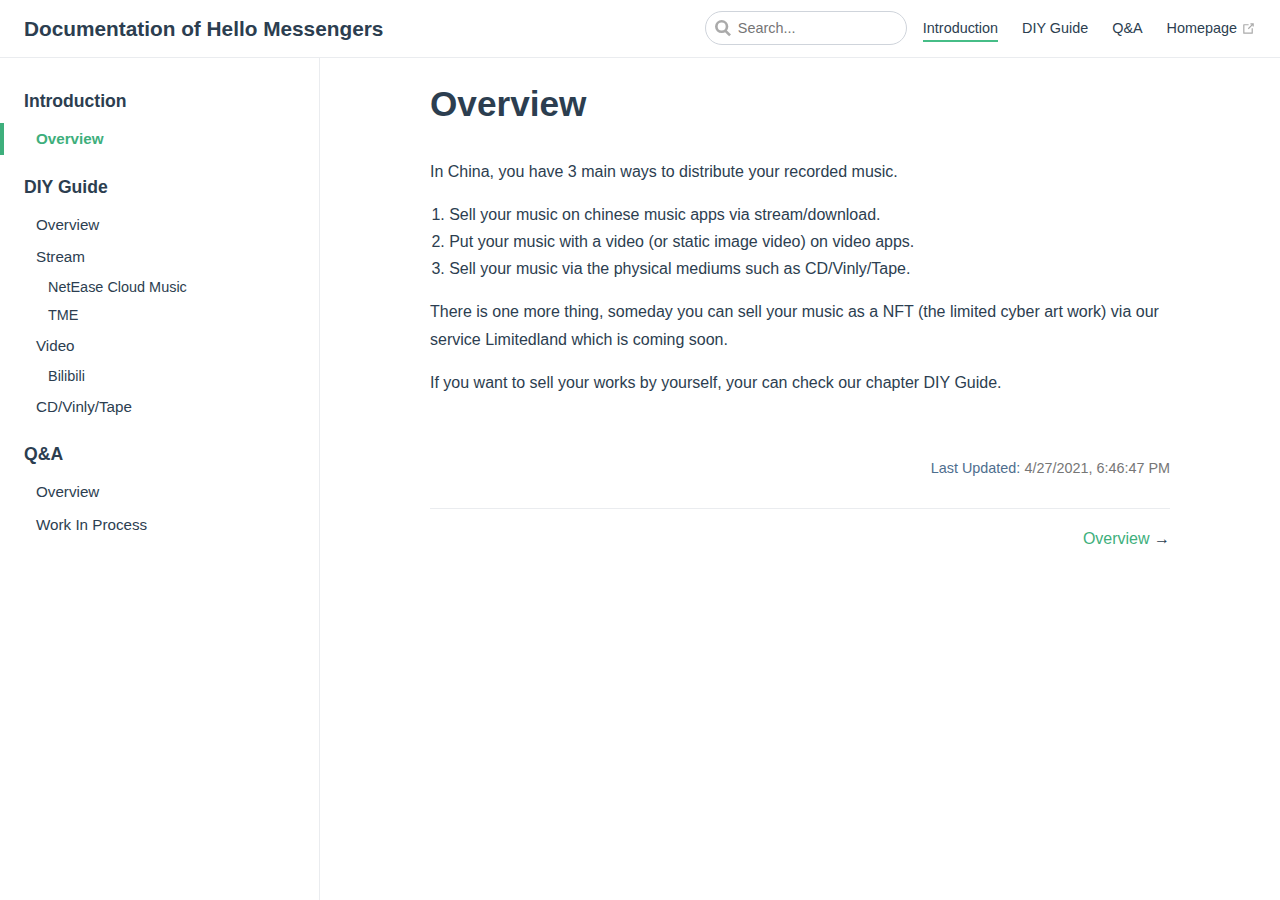
<file: index.html>
<!DOCTYPE html>
<html lang="en-US">
  <head>
    <meta charset="utf-8">
    <meta name="viewport" content="width=device-width,initial-scale=1">
    <title>Overview | Documentation of Hello Messengers</title>
    <meta name="generator" content="VuePress 1.8.2">
    <link rel="icon" type="image/png" href="https://hellomessengers.com/images/favicon.png">
    <link rel="shortcut icon" href="https://hellomessengers.com/images/favicon.png">
    <meta name="description" content="Documentation of Hello Messengers">
    
    <link rel="preload" href="/assets/css/0.styles.ff80a933.css" as="style"><link rel="preload" href="/assets/js/app.41b10906.js" as="script"><link rel="preload" href="/assets/js/2.7311d5b9.js" as="script"><link rel="preload" href="/assets/js/7.4b9ddf6b.js" as="script"><link rel="prefetch" href="/assets/js/10.2bdd0f08.js"><link rel="prefetch" href="/assets/js/11.37bcc7db.js"><link rel="prefetch" href="/assets/js/12.7cd67645.js"><link rel="prefetch" href="/assets/js/13.7f549a30.js"><link rel="prefetch" href="/assets/js/14.5f557c10.js"><link rel="prefetch" href="/assets/js/15.53e75fd7.js"><link rel="prefetch" href="/assets/js/16.15eb3df0.js"><link rel="prefetch" href="/assets/js/3.f1242a72.js"><link rel="prefetch" href="/assets/js/4.2f143f5f.js"><link rel="prefetch" href="/assets/js/5.a23255c4.js"><link rel="prefetch" href="/assets/js/6.3077f795.js"><link rel="prefetch" href="/assets/js/8.d96872b1.js"><link rel="prefetch" href="/assets/js/9.87ef483e.js">
    <link rel="stylesheet" href="/assets/css/0.styles.ff80a933.css">
  </head>
  <body>
    <div id="app" data-server-rendered="true"><div class="theme-container"><header class="navbar"><div class="sidebar-button"><svg xmlns="http://www.w3.org/2000/svg" aria-hidden="true" role="img" viewBox="0 0 448 512" class="icon"><path fill="currentColor" d="M436 124H12c-6.627 0-12-5.373-12-12V80c0-6.627 5.373-12 12-12h424c6.627 0 12 5.373 12 12v32c0 6.627-5.373 12-12 12zm0 160H12c-6.627 0-12-5.373-12-12v-32c0-6.627 5.373-12 12-12h424c6.627 0 12 5.373 12 12v32c0 6.627-5.373 12-12 12zm0 160H12c-6.627 0-12-5.373-12-12v-32c0-6.627 5.373-12 12-12h424c6.627 0 12 5.373 12 12v32c0 6.627-5.373 12-12 12z"></path></svg></div> <a href="/" aria-current="page" class="home-link router-link-exact-active router-link-active"><!----> <span class="site-name">Documentation of Hello Messengers</span></a> <div class="links"><div class="search-box"><input aria-label="Search" autocomplete="off" spellcheck="false" value=""> <!----></div> <nav class="nav-links can-hide"><div class="nav-item"><a href="/" aria-current="page" class="nav-link router-link-exact-active router-link-active">
  Introduction
</a></div><div class="nav-item"><a href="/diy-guide/" class="nav-link">
  DIY Guide
</a></div><div class="nav-item"><a href="/questions/" class="nav-link">
  Q&amp;A
</a></div><div class="nav-item"><a href="https://hellomessengers.com" target="_blank" rel="noopener noreferrer" class="nav-link external">
  Homepage
  <span><svg xmlns="http://www.w3.org/2000/svg" aria-hidden="true" focusable="false" x="0px" y="0px" viewBox="0 0 100 100" width="15" height="15" class="icon outbound"><path fill="currentColor" d="M18.8,85.1h56l0,0c2.2,0,4-1.8,4-4v-32h-8v28h-48v-48h28v-8h-32l0,0c-2.2,0-4,1.8-4,4v56C14.8,83.3,16.6,85.1,18.8,85.1z"></path> <polygon fill="currentColor" points="45.7,48.7 51.3,54.3 77.2,28.5 77.2,37.2 85.2,37.2 85.2,14.9 62.8,14.9 62.8,22.9 71.5,22.9"></polygon></svg> <span class="sr-only">(opens new window)</span></span></a></div> <!----></nav></div></header> <div class="sidebar-mask"></div> <aside class="sidebar"><nav class="nav-links"><div class="nav-item"><a href="/" aria-current="page" class="nav-link router-link-exact-active router-link-active">
  Introduction
</a></div><div class="nav-item"><a href="/diy-guide/" class="nav-link">
  DIY Guide
</a></div><div class="nav-item"><a href="/questions/" class="nav-link">
  Q&amp;A
</a></div><div class="nav-item"><a href="https://hellomessengers.com" target="_blank" rel="noopener noreferrer" class="nav-link external">
  Homepage
  <span><svg xmlns="http://www.w3.org/2000/svg" aria-hidden="true" focusable="false" x="0px" y="0px" viewBox="0 0 100 100" width="15" height="15" class="icon outbound"><path fill="currentColor" d="M18.8,85.1h56l0,0c2.2,0,4-1.8,4-4v-32h-8v28h-48v-48h28v-8h-32l0,0c-2.2,0-4,1.8-4,4v56C14.8,83.3,16.6,85.1,18.8,85.1z"></path> <polygon fill="currentColor" points="45.7,48.7 51.3,54.3 77.2,28.5 77.2,37.2 85.2,37.2 85.2,14.9 62.8,14.9 62.8,22.9 71.5,22.9"></polygon></svg> <span class="sr-only">(opens new window)</span></span></a></div> <!----></nav>  <ul class="sidebar-links"><li><section class="sidebar-group depth-0"><p class="sidebar-heading open"><span>Introduction</span> <!----></p> <ul class="sidebar-links sidebar-group-items"><li><a href="/" aria-current="page" class="active sidebar-link">Overview</a></li></ul></section></li><li><section class="sidebar-group depth-0"><p class="sidebar-heading"><span>DIY Guide</span> <!----></p> <ul class="sidebar-links sidebar-group-items"><li><a href="/diy-guide/" class="sidebar-link">Overview</a></li><li><a href="/diy-guide/stream.html" class="sidebar-link">Stream</a><ul class="sidebar-sub-headers"><li class="sidebar-sub-header"><a href="/diy-guide/stream.html#netease-cloud-music" class="sidebar-link">NetEase Cloud Music</a></li><li class="sidebar-sub-header"><a href="/diy-guide/stream.html#tme" class="sidebar-link">TME</a></li></ul></li><li><a href="/diy-guide/video.html" class="sidebar-link">Video</a><ul class="sidebar-sub-headers"><li class="sidebar-sub-header"><a href="/diy-guide/video.html#bilibili" class="sidebar-link">Bilibili</a></li></ul></li><li><a href="/diy-guide/cd.html" class="sidebar-link">CD/Vinly/Tape</a></li></ul></section></li><li><section class="sidebar-group depth-0"><p class="sidebar-heading"><span>Q&amp;A</span> <!----></p> <ul class="sidebar-links sidebar-group-items"><li><a href="/questions/" class="sidebar-link">Overview</a></li><li><a href="/questions/wip.html" class="sidebar-link">Work In Process</a></li></ul></section></li></ul> </aside> <main class="page"> <div class="theme-default-content content__default"><h1 id="overview"><a href="#overview" class="header-anchor">#</a> Overview</h1> <p>In China, you have 3 main ways to distribute your recorded music.</p> <ol><li>Sell your music on chinese music apps via stream/download.</li> <li>Put your music with a video (or static image video) on video apps.</li> <li>Sell your music via the physical mediums such as CD/Vinly/Tape.</li></ol> <p>There is one more thing, someday you can sell your music as a NFT (the limited cyber art work) via our service Limitedland which is coming soon.</p> <p>If you want to sell your works by yourself, your can check our chapter DIY Guide.</p></div> <footer class="page-edit"><!----> <div class="last-updated"><span class="prefix">Last Updated:</span> <span class="time">4/27/2021, 6:46:47 PM</span></div></footer> <div class="page-nav"><p class="inner"><!----> <span class="next"><a href="/diy-guide/">
        Overview
      </a>
      →
    </span></p></div> </main></div><div class="global-ui"></div></div>
    <script src="/assets/js/app.41b10906.js" defer></script><script src="/assets/js/2.7311d5b9.js" defer></script><script src="/assets/js/7.4b9ddf6b.js" defer></script>
  </body>
</html>
</file>
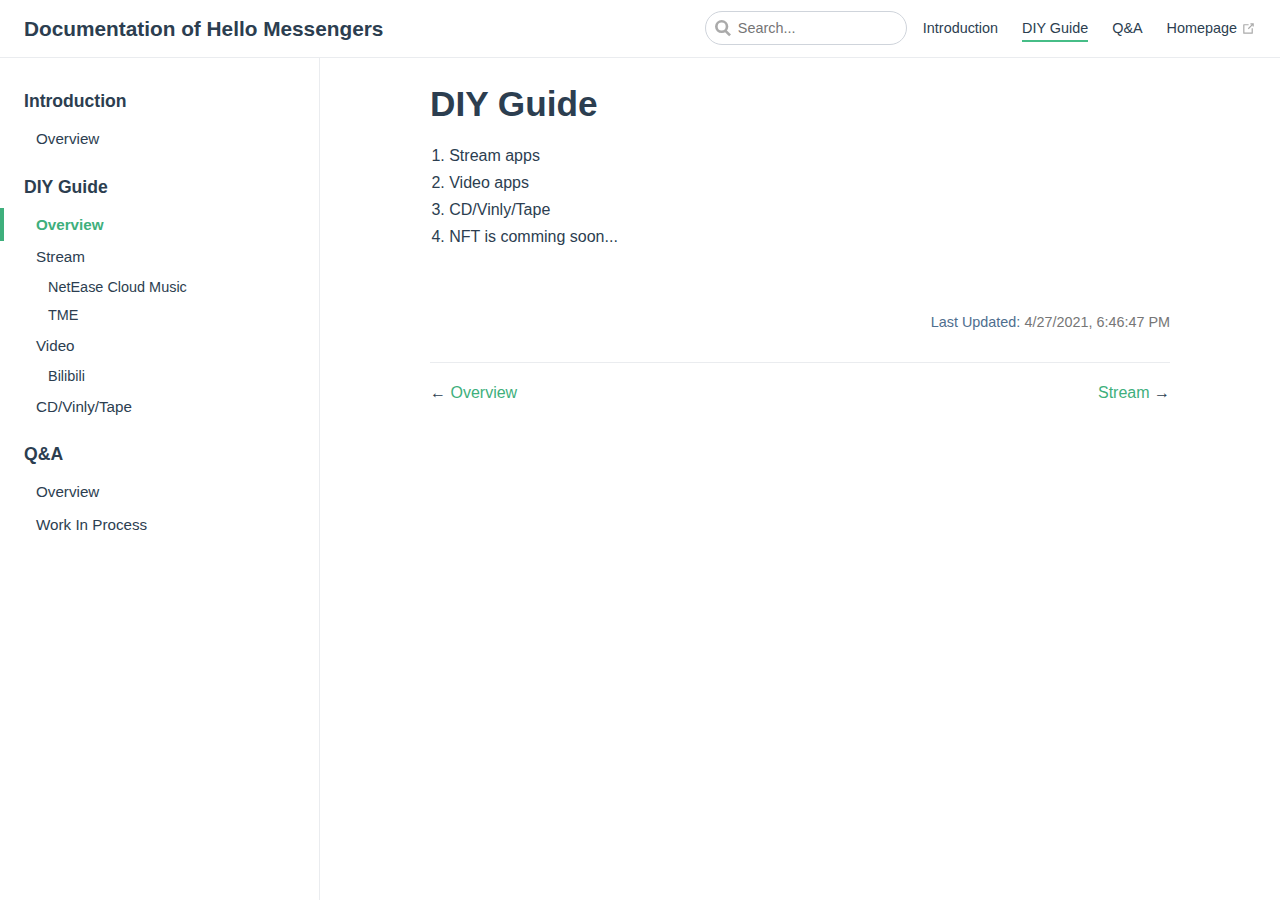
<file: diy-guide/index.html>
<!DOCTYPE html>
<html lang="en-US">
  <head>
    <meta charset="utf-8">
    <meta name="viewport" content="width=device-width,initial-scale=1">
    <title>DIY Guide | Documentation of Hello Messengers</title>
    <meta name="generator" content="VuePress 1.8.2">
    <link rel="icon" type="image/png" href="https://hellomessengers.com/images/favicon.png">
    <link rel="shortcut icon" href="https://hellomessengers.com/images/favicon.png">
    <meta name="description" content="Documentation of Hello Messengers">
    
    <link rel="preload" href="/assets/css/0.styles.ff80a933.css" as="style"><link rel="preload" href="/assets/js/app.41b10906.js" as="script"><link rel="preload" href="/assets/js/2.7311d5b9.js" as="script"><link rel="preload" href="/assets/js/8.d96872b1.js" as="script"><link rel="prefetch" href="/assets/js/10.2bdd0f08.js"><link rel="prefetch" href="/assets/js/11.37bcc7db.js"><link rel="prefetch" href="/assets/js/12.7cd67645.js"><link rel="prefetch" href="/assets/js/13.7f549a30.js"><link rel="prefetch" href="/assets/js/14.5f557c10.js"><link rel="prefetch" href="/assets/js/15.53e75fd7.js"><link rel="prefetch" href="/assets/js/16.15eb3df0.js"><link rel="prefetch" href="/assets/js/3.f1242a72.js"><link rel="prefetch" href="/assets/js/4.2f143f5f.js"><link rel="prefetch" href="/assets/js/5.a23255c4.js"><link rel="prefetch" href="/assets/js/6.3077f795.js"><link rel="prefetch" href="/assets/js/7.4b9ddf6b.js"><link rel="prefetch" href="/assets/js/9.87ef483e.js">
    <link rel="stylesheet" href="/assets/css/0.styles.ff80a933.css">
  </head>
  <body>
    <div id="app" data-server-rendered="true"><div class="theme-container"><header class="navbar"><div class="sidebar-button"><svg xmlns="http://www.w3.org/2000/svg" aria-hidden="true" role="img" viewBox="0 0 448 512" class="icon"><path fill="currentColor" d="M436 124H12c-6.627 0-12-5.373-12-12V80c0-6.627 5.373-12 12-12h424c6.627 0 12 5.373 12 12v32c0 6.627-5.373 12-12 12zm0 160H12c-6.627 0-12-5.373-12-12v-32c0-6.627 5.373-12 12-12h424c6.627 0 12 5.373 12 12v32c0 6.627-5.373 12-12 12zm0 160H12c-6.627 0-12-5.373-12-12v-32c0-6.627 5.373-12 12-12h424c6.627 0 12 5.373 12 12v32c0 6.627-5.373 12-12 12z"></path></svg></div> <a href="/" class="home-link router-link-active"><!----> <span class="site-name">Documentation of Hello Messengers</span></a> <div class="links"><div class="search-box"><input aria-label="Search" autocomplete="off" spellcheck="false" value=""> <!----></div> <nav class="nav-links can-hide"><div class="nav-item"><a href="/" class="nav-link">
  Introduction
</a></div><div class="nav-item"><a href="/diy-guide/" aria-current="page" class="nav-link router-link-exact-active router-link-active">
  DIY Guide
</a></div><div class="nav-item"><a href="/questions/" class="nav-link">
  Q&amp;A
</a></div><div class="nav-item"><a href="https://hellomessengers.com" target="_blank" rel="noopener noreferrer" class="nav-link external">
  Homepage
  <span><svg xmlns="http://www.w3.org/2000/svg" aria-hidden="true" focusable="false" x="0px" y="0px" viewBox="0 0 100 100" width="15" height="15" class="icon outbound"><path fill="currentColor" d="M18.8,85.1h56l0,0c2.2,0,4-1.8,4-4v-32h-8v28h-48v-48h28v-8h-32l0,0c-2.2,0-4,1.8-4,4v56C14.8,83.3,16.6,85.1,18.8,85.1z"></path> <polygon fill="currentColor" points="45.7,48.7 51.3,54.3 77.2,28.5 77.2,37.2 85.2,37.2 85.2,14.9 62.8,14.9 62.8,22.9 71.5,22.9"></polygon></svg> <span class="sr-only">(opens new window)</span></span></a></div> <!----></nav></div></header> <div class="sidebar-mask"></div> <aside class="sidebar"><nav class="nav-links"><div class="nav-item"><a href="/" class="nav-link">
  Introduction
</a></div><div class="nav-item"><a href="/diy-guide/" aria-current="page" class="nav-link router-link-exact-active router-link-active">
  DIY Guide
</a></div><div class="nav-item"><a href="/questions/" class="nav-link">
  Q&amp;A
</a></div><div class="nav-item"><a href="https://hellomessengers.com" target="_blank" rel="noopener noreferrer" class="nav-link external">
  Homepage
  <span><svg xmlns="http://www.w3.org/2000/svg" aria-hidden="true" focusable="false" x="0px" y="0px" viewBox="0 0 100 100" width="15" height="15" class="icon outbound"><path fill="currentColor" d="M18.8,85.1h56l0,0c2.2,0,4-1.8,4-4v-32h-8v28h-48v-48h28v-8h-32l0,0c-2.2,0-4,1.8-4,4v56C14.8,83.3,16.6,85.1,18.8,85.1z"></path> <polygon fill="currentColor" points="45.7,48.7 51.3,54.3 77.2,28.5 77.2,37.2 85.2,37.2 85.2,14.9 62.8,14.9 62.8,22.9 71.5,22.9"></polygon></svg> <span class="sr-only">(opens new window)</span></span></a></div> <!----></nav>  <ul class="sidebar-links"><li><section class="sidebar-group depth-0"><p class="sidebar-heading"><span>Introduction</span> <!----></p> <ul class="sidebar-links sidebar-group-items"><li><a href="/" aria-current="page" class="sidebar-link">Overview</a></li></ul></section></li><li><section class="sidebar-group depth-0"><p class="sidebar-heading open"><span>DIY Guide</span> <!----></p> <ul class="sidebar-links sidebar-group-items"><li><a href="/diy-guide/" aria-current="page" class="active sidebar-link">Overview</a></li><li><a href="/diy-guide/stream.html" class="sidebar-link">Stream</a><ul class="sidebar-sub-headers"><li class="sidebar-sub-header"><a href="/diy-guide/stream.html#netease-cloud-music" class="sidebar-link">NetEase Cloud Music</a></li><li class="sidebar-sub-header"><a href="/diy-guide/stream.html#tme" class="sidebar-link">TME</a></li></ul></li><li><a href="/diy-guide/video.html" class="sidebar-link">Video</a><ul class="sidebar-sub-headers"><li class="sidebar-sub-header"><a href="/diy-guide/video.html#bilibili" class="sidebar-link">Bilibili</a></li></ul></li><li><a href="/diy-guide/cd.html" class="sidebar-link">CD/Vinly/Tape</a></li></ul></section></li><li><section class="sidebar-group depth-0"><p class="sidebar-heading"><span>Q&amp;A</span> <!----></p> <ul class="sidebar-links sidebar-group-items"><li><a href="/questions/" class="sidebar-link">Overview</a></li><li><a href="/questions/wip.html" class="sidebar-link">Work In Process</a></li></ul></section></li></ul> </aside> <main class="page"> <div class="theme-default-content content__default"><h1 id="diy-guide"><a href="#diy-guide" class="header-anchor">#</a> DIY Guide</h1> <ol><li>Stream apps</li> <li>Video apps</li> <li>CD/Vinly/Tape</li> <li>NFT is comming soon...</li></ol></div> <footer class="page-edit"><!----> <div class="last-updated"><span class="prefix">Last Updated:</span> <span class="time">4/27/2021, 6:46:47 PM</span></div></footer> <div class="page-nav"><p class="inner"><span class="prev">
      ←
      <a href="/" class="prev router-link-active">
        Overview
      </a></span> <span class="next"><a href="/diy-guide/stream.html">
        Stream
      </a>
      →
    </span></p></div> </main></div><div class="global-ui"></div></div>
    <script src="/assets/js/app.41b10906.js" defer></script><script src="/assets/js/2.7311d5b9.js" defer></script><script src="/assets/js/8.d96872b1.js" defer></script>
  </body>
</html>
</file>
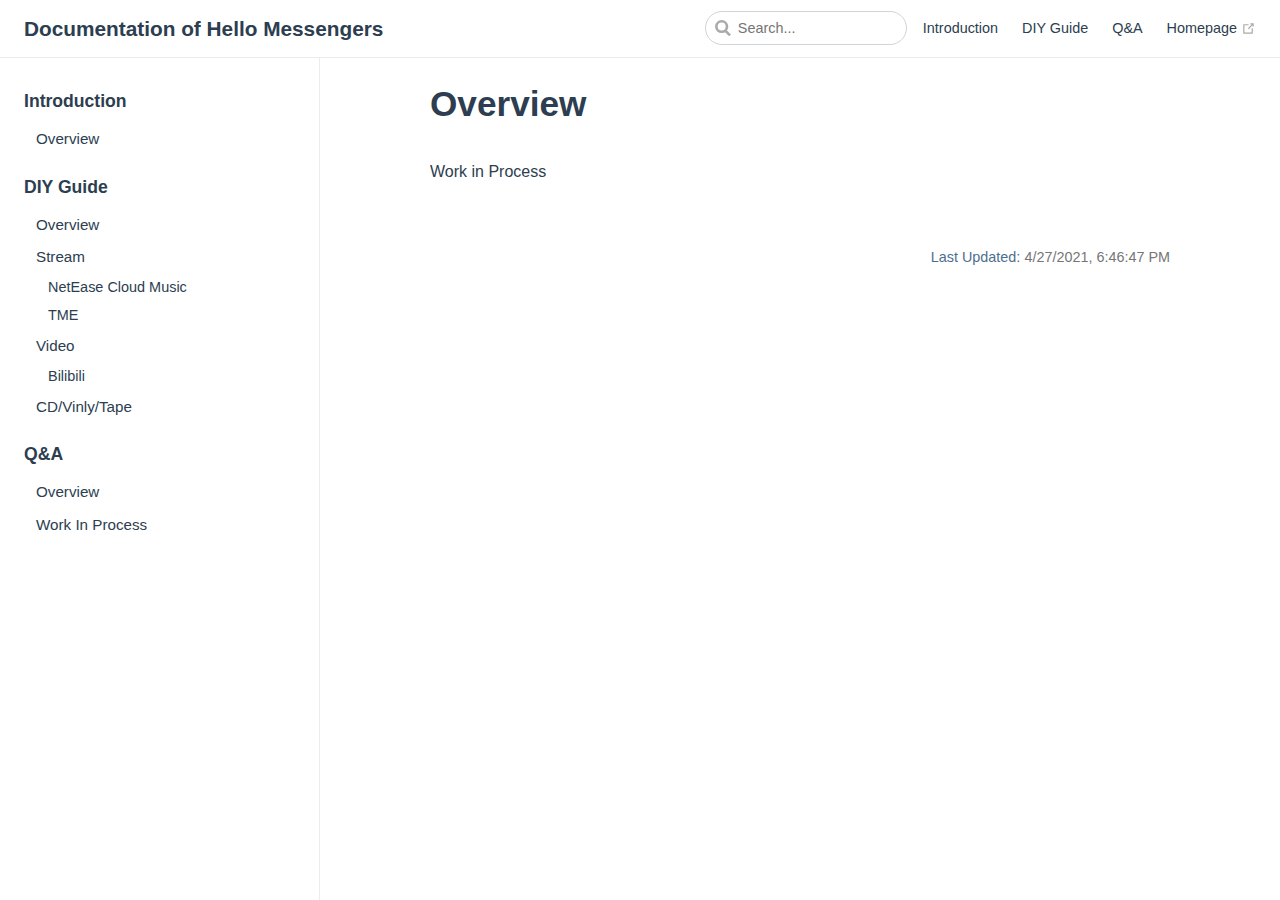
<file: guide/index.html>
<!DOCTYPE html>
<html lang="en-US">
  <head>
    <meta charset="utf-8">
    <meta name="viewport" content="width=device-width,initial-scale=1">
    <title>Overview | Documentation of Hello Messengers</title>
    <meta name="generator" content="VuePress 1.8.2">
    <link rel="icon" type="image/png" href="https://hellomessengers.com/images/favicon.png">
    <link rel="shortcut icon" href="https://hellomessengers.com/images/favicon.png">
    <meta name="description" content="Documentation of Hello Messengers">
    
    <link rel="preload" href="/assets/css/0.styles.ff80a933.css" as="style"><link rel="preload" href="/assets/js/app.41b10906.js" as="script"><link rel="preload" href="/assets/js/2.7311d5b9.js" as="script"><link rel="preload" href="/assets/js/13.7f549a30.js" as="script"><link rel="prefetch" href="/assets/js/10.2bdd0f08.js"><link rel="prefetch" href="/assets/js/11.37bcc7db.js"><link rel="prefetch" href="/assets/js/12.7cd67645.js"><link rel="prefetch" href="/assets/js/14.5f557c10.js"><link rel="prefetch" href="/assets/js/15.53e75fd7.js"><link rel="prefetch" href="/assets/js/16.15eb3df0.js"><link rel="prefetch" href="/assets/js/3.f1242a72.js"><link rel="prefetch" href="/assets/js/4.2f143f5f.js"><link rel="prefetch" href="/assets/js/5.a23255c4.js"><link rel="prefetch" href="/assets/js/6.3077f795.js"><link rel="prefetch" href="/assets/js/7.4b9ddf6b.js"><link rel="prefetch" href="/assets/js/8.d96872b1.js"><link rel="prefetch" href="/assets/js/9.87ef483e.js">
    <link rel="stylesheet" href="/assets/css/0.styles.ff80a933.css">
  </head>
  <body>
    <div id="app" data-server-rendered="true"><div class="theme-container"><header class="navbar"><div class="sidebar-button"><svg xmlns="http://www.w3.org/2000/svg" aria-hidden="true" role="img" viewBox="0 0 448 512" class="icon"><path fill="currentColor" d="M436 124H12c-6.627 0-12-5.373-12-12V80c0-6.627 5.373-12 12-12h424c6.627 0 12 5.373 12 12v32c0 6.627-5.373 12-12 12zm0 160H12c-6.627 0-12-5.373-12-12v-32c0-6.627 5.373-12 12-12h424c6.627 0 12 5.373 12 12v32c0 6.627-5.373 12-12 12zm0 160H12c-6.627 0-12-5.373-12-12v-32c0-6.627 5.373-12 12-12h424c6.627 0 12 5.373 12 12v32c0 6.627-5.373 12-12 12z"></path></svg></div> <a href="/" class="home-link router-link-active"><!----> <span class="site-name">Documentation of Hello Messengers</span></a> <div class="links"><div class="search-box"><input aria-label="Search" autocomplete="off" spellcheck="false" value=""> <!----></div> <nav class="nav-links can-hide"><div class="nav-item"><a href="/" class="nav-link">
  Introduction
</a></div><div class="nav-item"><a href="/diy-guide/" class="nav-link">
  DIY Guide
</a></div><div class="nav-item"><a href="/questions/" class="nav-link">
  Q&amp;A
</a></div><div class="nav-item"><a href="https://hellomessengers.com" target="_blank" rel="noopener noreferrer" class="nav-link external">
  Homepage
  <span><svg xmlns="http://www.w3.org/2000/svg" aria-hidden="true" focusable="false" x="0px" y="0px" viewBox="0 0 100 100" width="15" height="15" class="icon outbound"><path fill="currentColor" d="M18.8,85.1h56l0,0c2.2,0,4-1.8,4-4v-32h-8v28h-48v-48h28v-8h-32l0,0c-2.2,0-4,1.8-4,4v56C14.8,83.3,16.6,85.1,18.8,85.1z"></path> <polygon fill="currentColor" points="45.7,48.7 51.3,54.3 77.2,28.5 77.2,37.2 85.2,37.2 85.2,14.9 62.8,14.9 62.8,22.9 71.5,22.9"></polygon></svg> <span class="sr-only">(opens new window)</span></span></a></div> <!----></nav></div></header> <div class="sidebar-mask"></div> <aside class="sidebar"><nav class="nav-links"><div class="nav-item"><a href="/" class="nav-link">
  Introduction
</a></div><div class="nav-item"><a href="/diy-guide/" class="nav-link">
  DIY Guide
</a></div><div class="nav-item"><a href="/questions/" class="nav-link">
  Q&amp;A
</a></div><div class="nav-item"><a href="https://hellomessengers.com" target="_blank" rel="noopener noreferrer" class="nav-link external">
  Homepage
  <span><svg xmlns="http://www.w3.org/2000/svg" aria-hidden="true" focusable="false" x="0px" y="0px" viewBox="0 0 100 100" width="15" height="15" class="icon outbound"><path fill="currentColor" d="M18.8,85.1h56l0,0c2.2,0,4-1.8,4-4v-32h-8v28h-48v-48h28v-8h-32l0,0c-2.2,0-4,1.8-4,4v56C14.8,83.3,16.6,85.1,18.8,85.1z"></path> <polygon fill="currentColor" points="45.7,48.7 51.3,54.3 77.2,28.5 77.2,37.2 85.2,37.2 85.2,14.9 62.8,14.9 62.8,22.9 71.5,22.9"></polygon></svg> <span class="sr-only">(opens new window)</span></span></a></div> <!----></nav>  <ul class="sidebar-links"><li><section class="sidebar-group depth-0"><p class="sidebar-heading open"><span>Introduction</span> <!----></p> <ul class="sidebar-links sidebar-group-items"><li><a href="/" aria-current="page" class="sidebar-link">Overview</a></li></ul></section></li><li><section class="sidebar-group depth-0"><p class="sidebar-heading"><span>DIY Guide</span> <!----></p> <ul class="sidebar-links sidebar-group-items"><li><a href="/diy-guide/" class="sidebar-link">Overview</a></li><li><a href="/diy-guide/stream.html" class="sidebar-link">Stream</a><ul class="sidebar-sub-headers"><li class="sidebar-sub-header"><a href="/diy-guide/stream.html#netease-cloud-music" class="sidebar-link">NetEase Cloud Music</a></li><li class="sidebar-sub-header"><a href="/diy-guide/stream.html#tme" class="sidebar-link">TME</a></li></ul></li><li><a href="/diy-guide/video.html" class="sidebar-link">Video</a><ul class="sidebar-sub-headers"><li class="sidebar-sub-header"><a href="/diy-guide/video.html#bilibili" class="sidebar-link">Bilibili</a></li></ul></li><li><a href="/diy-guide/cd.html" class="sidebar-link">CD/Vinly/Tape</a></li></ul></section></li><li><section class="sidebar-group depth-0"><p class="sidebar-heading"><span>Q&amp;A</span> <!----></p> <ul class="sidebar-links sidebar-group-items"><li><a href="/questions/" class="sidebar-link">Overview</a></li><li><a href="/questions/wip.html" class="sidebar-link">Work In Process</a></li></ul></section></li></ul> </aside> <main class="page"> <div class="theme-default-content content__default"><h1 id="overview"><a href="#overview" class="header-anchor">#</a> Overview</h1> <p>Work in Process</p></div> <footer class="page-edit"><!----> <div class="last-updated"><span class="prefix">Last Updated:</span> <span class="time">4/27/2021, 6:46:47 PM</span></div></footer> <!----> </main></div><div class="global-ui"></div></div>
    <script src="/assets/js/app.41b10906.js" defer></script><script src="/assets/js/2.7311d5b9.js" defer></script><script src="/assets/js/13.7f549a30.js" defer></script>
  </body>
</html>
</file>
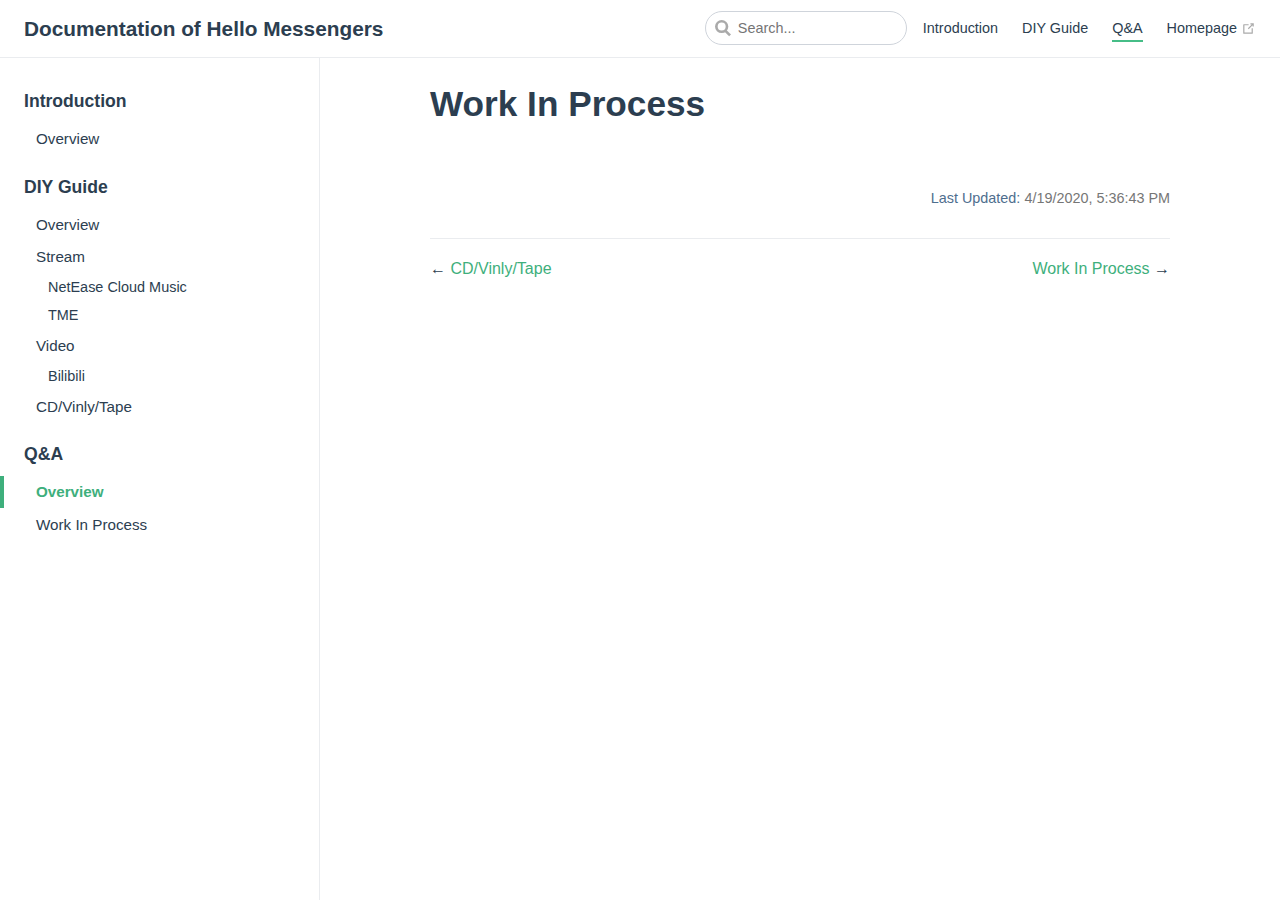
<file: questions/index.html>
<!DOCTYPE html>
<html lang="en-US">
  <head>
    <meta charset="utf-8">
    <meta name="viewport" content="width=device-width,initial-scale=1">
    <title>Work In Process | Documentation of Hello Messengers</title>
    <meta name="generator" content="VuePress 1.8.2">
    <link rel="icon" type="image/png" href="https://hellomessengers.com/images/favicon.png">
    <link rel="shortcut icon" href="https://hellomessengers.com/images/favicon.png">
    <meta name="description" content="Documentation of Hello Messengers">
    
    <link rel="preload" href="/assets/css/0.styles.ff80a933.css" as="style"><link rel="preload" href="/assets/js/app.41b10906.js" as="script"><link rel="preload" href="/assets/js/2.7311d5b9.js" as="script"><link rel="preload" href="/assets/js/15.53e75fd7.js" as="script"><link rel="prefetch" href="/assets/js/10.2bdd0f08.js"><link rel="prefetch" href="/assets/js/11.37bcc7db.js"><link rel="prefetch" href="/assets/js/12.7cd67645.js"><link rel="prefetch" href="/assets/js/13.7f549a30.js"><link rel="prefetch" href="/assets/js/14.5f557c10.js"><link rel="prefetch" href="/assets/js/16.15eb3df0.js"><link rel="prefetch" href="/assets/js/3.f1242a72.js"><link rel="prefetch" href="/assets/js/4.2f143f5f.js"><link rel="prefetch" href="/assets/js/5.a23255c4.js"><link rel="prefetch" href="/assets/js/6.3077f795.js"><link rel="prefetch" href="/assets/js/7.4b9ddf6b.js"><link rel="prefetch" href="/assets/js/8.d96872b1.js"><link rel="prefetch" href="/assets/js/9.87ef483e.js">
    <link rel="stylesheet" href="/assets/css/0.styles.ff80a933.css">
  </head>
  <body>
    <div id="app" data-server-rendered="true"><div class="theme-container"><header class="navbar"><div class="sidebar-button"><svg xmlns="http://www.w3.org/2000/svg" aria-hidden="true" role="img" viewBox="0 0 448 512" class="icon"><path fill="currentColor" d="M436 124H12c-6.627 0-12-5.373-12-12V80c0-6.627 5.373-12 12-12h424c6.627 0 12 5.373 12 12v32c0 6.627-5.373 12-12 12zm0 160H12c-6.627 0-12-5.373-12-12v-32c0-6.627 5.373-12 12-12h424c6.627 0 12 5.373 12 12v32c0 6.627-5.373 12-12 12zm0 160H12c-6.627 0-12-5.373-12-12v-32c0-6.627 5.373-12 12-12h424c6.627 0 12 5.373 12 12v32c0 6.627-5.373 12-12 12z"></path></svg></div> <a href="/" class="home-link router-link-active"><!----> <span class="site-name">Documentation of Hello Messengers</span></a> <div class="links"><div class="search-box"><input aria-label="Search" autocomplete="off" spellcheck="false" value=""> <!----></div> <nav class="nav-links can-hide"><div class="nav-item"><a href="/" class="nav-link">
  Introduction
</a></div><div class="nav-item"><a href="/diy-guide/" class="nav-link">
  DIY Guide
</a></div><div class="nav-item"><a href="/questions/" aria-current="page" class="nav-link router-link-exact-active router-link-active">
  Q&amp;A
</a></div><div class="nav-item"><a href="https://hellomessengers.com" target="_blank" rel="noopener noreferrer" class="nav-link external">
  Homepage
  <span><svg xmlns="http://www.w3.org/2000/svg" aria-hidden="true" focusable="false" x="0px" y="0px" viewBox="0 0 100 100" width="15" height="15" class="icon outbound"><path fill="currentColor" d="M18.8,85.1h56l0,0c2.2,0,4-1.8,4-4v-32h-8v28h-48v-48h28v-8h-32l0,0c-2.2,0-4,1.8-4,4v56C14.8,83.3,16.6,85.1,18.8,85.1z"></path> <polygon fill="currentColor" points="45.7,48.7 51.3,54.3 77.2,28.5 77.2,37.2 85.2,37.2 85.2,14.9 62.8,14.9 62.8,22.9 71.5,22.9"></polygon></svg> <span class="sr-only">(opens new window)</span></span></a></div> <!----></nav></div></header> <div class="sidebar-mask"></div> <aside class="sidebar"><nav class="nav-links"><div class="nav-item"><a href="/" class="nav-link">
  Introduction
</a></div><div class="nav-item"><a href="/diy-guide/" class="nav-link">
  DIY Guide
</a></div><div class="nav-item"><a href="/questions/" aria-current="page" class="nav-link router-link-exact-active router-link-active">
  Q&amp;A
</a></div><div class="nav-item"><a href="https://hellomessengers.com" target="_blank" rel="noopener noreferrer" class="nav-link external">
  Homepage
  <span><svg xmlns="http://www.w3.org/2000/svg" aria-hidden="true" focusable="false" x="0px" y="0px" viewBox="0 0 100 100" width="15" height="15" class="icon outbound"><path fill="currentColor" d="M18.8,85.1h56l0,0c2.2,0,4-1.8,4-4v-32h-8v28h-48v-48h28v-8h-32l0,0c-2.2,0-4,1.8-4,4v56C14.8,83.3,16.6,85.1,18.8,85.1z"></path> <polygon fill="currentColor" points="45.7,48.7 51.3,54.3 77.2,28.5 77.2,37.2 85.2,37.2 85.2,14.9 62.8,14.9 62.8,22.9 71.5,22.9"></polygon></svg> <span class="sr-only">(opens new window)</span></span></a></div> <!----></nav>  <ul class="sidebar-links"><li><section class="sidebar-group depth-0"><p class="sidebar-heading"><span>Introduction</span> <!----></p> <ul class="sidebar-links sidebar-group-items"><li><a href="/" aria-current="page" class="sidebar-link">Overview</a></li></ul></section></li><li><section class="sidebar-group depth-0"><p class="sidebar-heading"><span>DIY Guide</span> <!----></p> <ul class="sidebar-links sidebar-group-items"><li><a href="/diy-guide/" class="sidebar-link">Overview</a></li><li><a href="/diy-guide/stream.html" class="sidebar-link">Stream</a><ul class="sidebar-sub-headers"><li class="sidebar-sub-header"><a href="/diy-guide/stream.html#netease-cloud-music" class="sidebar-link">NetEase Cloud Music</a></li><li class="sidebar-sub-header"><a href="/diy-guide/stream.html#tme" class="sidebar-link">TME</a></li></ul></li><li><a href="/diy-guide/video.html" class="sidebar-link">Video</a><ul class="sidebar-sub-headers"><li class="sidebar-sub-header"><a href="/diy-guide/video.html#bilibili" class="sidebar-link">Bilibili</a></li></ul></li><li><a href="/diy-guide/cd.html" class="sidebar-link">CD/Vinly/Tape</a></li></ul></section></li><li><section class="sidebar-group depth-0"><p class="sidebar-heading open"><span>Q&amp;A</span> <!----></p> <ul class="sidebar-links sidebar-group-items"><li><a href="/questions/" aria-current="page" class="active sidebar-link">Overview</a></li><li><a href="/questions/wip.html" class="sidebar-link">Work In Process</a></li></ul></section></li></ul> </aside> <main class="page"> <div class="theme-default-content content__default"><h1 id="work-in-process"><a href="#work-in-process" class="header-anchor">#</a> Work In Process</h1></div> <footer class="page-edit"><!----> <div class="last-updated"><span class="prefix">Last Updated:</span> <span class="time">4/19/2020, 5:36:43 PM</span></div></footer> <div class="page-nav"><p class="inner"><span class="prev">
      ←
      <a href="/diy-guide/cd.html" class="prev">
        CD/Vinly/Tape
      </a></span> <span class="next"><a href="/questions/wip.html">
        Work In Process
      </a>
      →
    </span></p></div> </main></div><div class="global-ui"></div></div>
    <script src="/assets/js/app.41b10906.js" defer></script><script src="/assets/js/2.7311d5b9.js" defer></script><script src="/assets/js/15.53e75fd7.js" defer></script>
  </body>
</html>
</file>
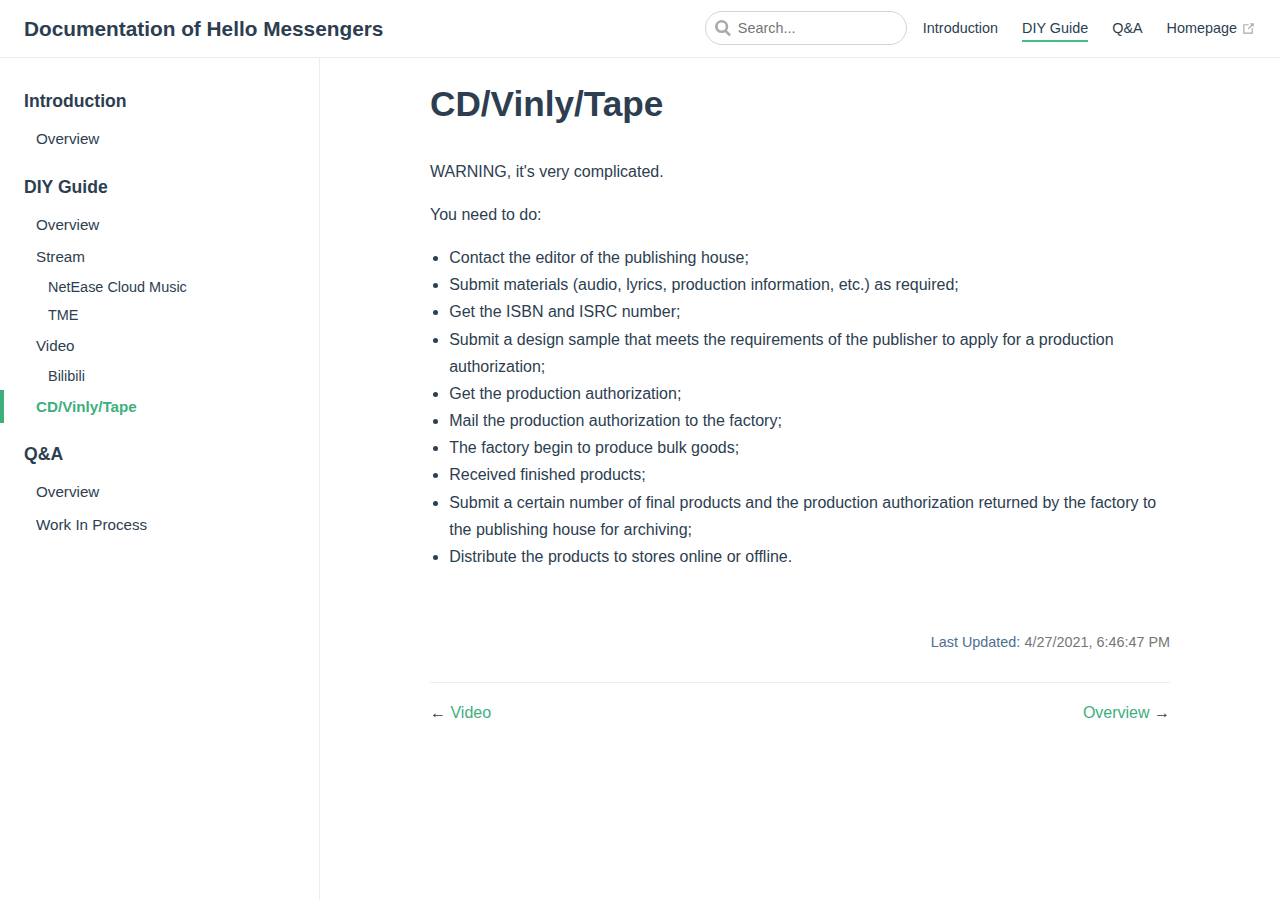
<file: diy-guide/cd.html>
<!DOCTYPE html>
<html lang="en-US">
  <head>
    <meta charset="utf-8">
    <meta name="viewport" content="width=device-width,initial-scale=1">
    <title>CD/Vinly/Tape | Documentation of Hello Messengers</title>
    <meta name="generator" content="VuePress 1.8.2">
    <link rel="icon" type="image/png" href="https://hellomessengers.com/images/favicon.png">
    <link rel="shortcut icon" href="https://hellomessengers.com/images/favicon.png">
    <meta name="description" content="Documentation of Hello Messengers">
    
    <link rel="preload" href="/assets/css/0.styles.ff80a933.css" as="style"><link rel="preload" href="/assets/js/app.41b10906.js" as="script"><link rel="preload" href="/assets/js/2.7311d5b9.js" as="script"><link rel="preload" href="/assets/js/9.87ef483e.js" as="script"><link rel="prefetch" href="/assets/js/10.2bdd0f08.js"><link rel="prefetch" href="/assets/js/11.37bcc7db.js"><link rel="prefetch" href="/assets/js/12.7cd67645.js"><link rel="prefetch" href="/assets/js/13.7f549a30.js"><link rel="prefetch" href="/assets/js/14.5f557c10.js"><link rel="prefetch" href="/assets/js/15.53e75fd7.js"><link rel="prefetch" href="/assets/js/16.15eb3df0.js"><link rel="prefetch" href="/assets/js/3.f1242a72.js"><link rel="prefetch" href="/assets/js/4.2f143f5f.js"><link rel="prefetch" href="/assets/js/5.a23255c4.js"><link rel="prefetch" href="/assets/js/6.3077f795.js"><link rel="prefetch" href="/assets/js/7.4b9ddf6b.js"><link rel="prefetch" href="/assets/js/8.d96872b1.js">
    <link rel="stylesheet" href="/assets/css/0.styles.ff80a933.css">
  </head>
  <body>
    <div id="app" data-server-rendered="true"><div class="theme-container"><header class="navbar"><div class="sidebar-button"><svg xmlns="http://www.w3.org/2000/svg" aria-hidden="true" role="img" viewBox="0 0 448 512" class="icon"><path fill="currentColor" d="M436 124H12c-6.627 0-12-5.373-12-12V80c0-6.627 5.373-12 12-12h424c6.627 0 12 5.373 12 12v32c0 6.627-5.373 12-12 12zm0 160H12c-6.627 0-12-5.373-12-12v-32c0-6.627 5.373-12 12-12h424c6.627 0 12 5.373 12 12v32c0 6.627-5.373 12-12 12zm0 160H12c-6.627 0-12-5.373-12-12v-32c0-6.627 5.373-12 12-12h424c6.627 0 12 5.373 12 12v32c0 6.627-5.373 12-12 12z"></path></svg></div> <a href="/" class="home-link router-link-active"><!----> <span class="site-name">Documentation of Hello Messengers</span></a> <div class="links"><div class="search-box"><input aria-label="Search" autocomplete="off" spellcheck="false" value=""> <!----></div> <nav class="nav-links can-hide"><div class="nav-item"><a href="/" class="nav-link">
  Introduction
</a></div><div class="nav-item"><a href="/diy-guide/" class="nav-link router-link-active">
  DIY Guide
</a></div><div class="nav-item"><a href="/questions/" class="nav-link">
  Q&amp;A
</a></div><div class="nav-item"><a href="https://hellomessengers.com" target="_blank" rel="noopener noreferrer" class="nav-link external">
  Homepage
  <span><svg xmlns="http://www.w3.org/2000/svg" aria-hidden="true" focusable="false" x="0px" y="0px" viewBox="0 0 100 100" width="15" height="15" class="icon outbound"><path fill="currentColor" d="M18.8,85.1h56l0,0c2.2,0,4-1.8,4-4v-32h-8v28h-48v-48h28v-8h-32l0,0c-2.2,0-4,1.8-4,4v56C14.8,83.3,16.6,85.1,18.8,85.1z"></path> <polygon fill="currentColor" points="45.7,48.7 51.3,54.3 77.2,28.5 77.2,37.2 85.2,37.2 85.2,14.9 62.8,14.9 62.8,22.9 71.5,22.9"></polygon></svg> <span class="sr-only">(opens new window)</span></span></a></div> <!----></nav></div></header> <div class="sidebar-mask"></div> <aside class="sidebar"><nav class="nav-links"><div class="nav-item"><a href="/" class="nav-link">
  Introduction
</a></div><div class="nav-item"><a href="/diy-guide/" class="nav-link router-link-active">
  DIY Guide
</a></div><div class="nav-item"><a href="/questions/" class="nav-link">
  Q&amp;A
</a></div><div class="nav-item"><a href="https://hellomessengers.com" target="_blank" rel="noopener noreferrer" class="nav-link external">
  Homepage
  <span><svg xmlns="http://www.w3.org/2000/svg" aria-hidden="true" focusable="false" x="0px" y="0px" viewBox="0 0 100 100" width="15" height="15" class="icon outbound"><path fill="currentColor" d="M18.8,85.1h56l0,0c2.2,0,4-1.8,4-4v-32h-8v28h-48v-48h28v-8h-32l0,0c-2.2,0-4,1.8-4,4v56C14.8,83.3,16.6,85.1,18.8,85.1z"></path> <polygon fill="currentColor" points="45.7,48.7 51.3,54.3 77.2,28.5 77.2,37.2 85.2,37.2 85.2,14.9 62.8,14.9 62.8,22.9 71.5,22.9"></polygon></svg> <span class="sr-only">(opens new window)</span></span></a></div> <!----></nav>  <ul class="sidebar-links"><li><section class="sidebar-group depth-0"><p class="sidebar-heading"><span>Introduction</span> <!----></p> <ul class="sidebar-links sidebar-group-items"><li><a href="/" aria-current="page" class="sidebar-link">Overview</a></li></ul></section></li><li><section class="sidebar-group depth-0"><p class="sidebar-heading open"><span>DIY Guide</span> <!----></p> <ul class="sidebar-links sidebar-group-items"><li><a href="/diy-guide/" aria-current="page" class="sidebar-link">Overview</a></li><li><a href="/diy-guide/stream.html" class="sidebar-link">Stream</a><ul class="sidebar-sub-headers"><li class="sidebar-sub-header"><a href="/diy-guide/stream.html#netease-cloud-music" class="sidebar-link">NetEase Cloud Music</a></li><li class="sidebar-sub-header"><a href="/diy-guide/stream.html#tme" class="sidebar-link">TME</a></li></ul></li><li><a href="/diy-guide/video.html" class="sidebar-link">Video</a><ul class="sidebar-sub-headers"><li class="sidebar-sub-header"><a href="/diy-guide/video.html#bilibili" class="sidebar-link">Bilibili</a></li></ul></li><li><a href="/diy-guide/cd.html" aria-current="page" class="active sidebar-link">CD/Vinly/Tape</a></li></ul></section></li><li><section class="sidebar-group depth-0"><p class="sidebar-heading"><span>Q&amp;A</span> <!----></p> <ul class="sidebar-links sidebar-group-items"><li><a href="/questions/" class="sidebar-link">Overview</a></li><li><a href="/questions/wip.html" class="sidebar-link">Work In Process</a></li></ul></section></li></ul> </aside> <main class="page"> <div class="theme-default-content content__default"><h1 id="cd-vinly-tape"><a href="#cd-vinly-tape" class="header-anchor">#</a> CD/Vinly/Tape</h1> <p>WARNING, it's very complicated.</p> <p>You need to do:</p> <ul><li>Contact the editor of the publishing house;</li> <li>Submit materials (audio, lyrics, production information, etc.) as required;</li> <li>Get the ISBN and ISRC number;</li> <li>Submit a design sample that meets the requirements of the publisher to apply for a production authorization;</li> <li>Get the production authorization;</li> <li>Mail the production authorization to the factory;</li> <li>The factory begin to produce bulk goods;</li> <li>Received finished products;</li> <li>Submit a certain number of final products and the production authorization returned by the factory to the publishing house for archiving;</li> <li>Distribute the products to stores online or offline.</li></ul></div> <footer class="page-edit"><!----> <div class="last-updated"><span class="prefix">Last Updated:</span> <span class="time">4/27/2021, 6:46:47 PM</span></div></footer> <div class="page-nav"><p class="inner"><span class="prev">
      ←
      <a href="/diy-guide/video.html" class="prev">
        Video
      </a></span> <span class="next"><a href="/questions/">
        Overview
      </a>
      →
    </span></p></div> </main></div><div class="global-ui"></div></div>
    <script src="/assets/js/app.41b10906.js" defer></script><script src="/assets/js/2.7311d5b9.js" defer></script><script src="/assets/js/9.87ef483e.js" defer></script>
  </body>
</html>
</file>
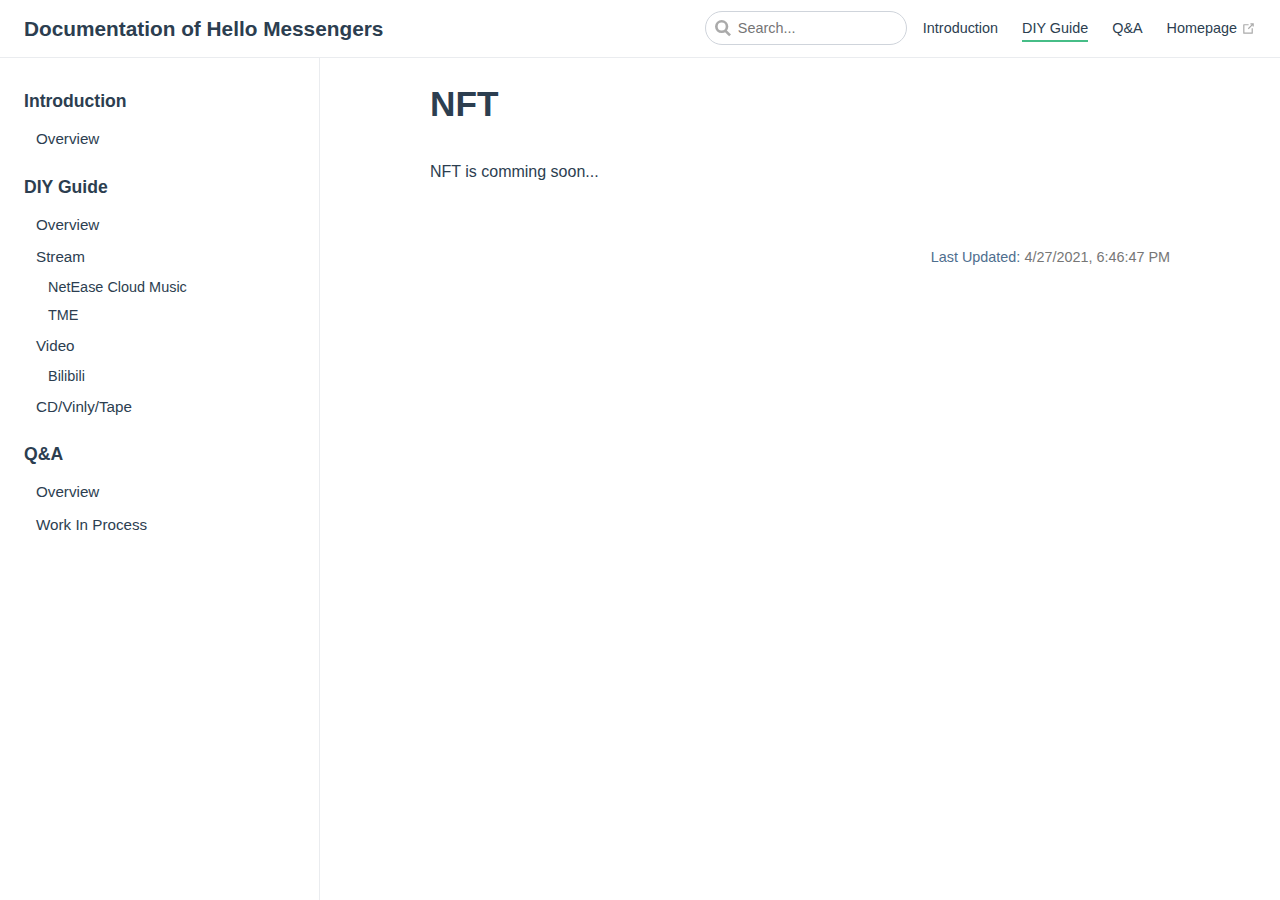
<file: diy-guide/nft.html>
<!DOCTYPE html>
<html lang="en-US">
  <head>
    <meta charset="utf-8">
    <meta name="viewport" content="width=device-width,initial-scale=1">
    <title>NFT | Documentation of Hello Messengers</title>
    <meta name="generator" content="VuePress 1.8.2">
    <link rel="icon" type="image/png" href="https://hellomessengers.com/images/favicon.png">
    <link rel="shortcut icon" href="https://hellomessengers.com/images/favicon.png">
    <meta name="description" content="Documentation of Hello Messengers">
    
    <link rel="preload" href="/assets/css/0.styles.ff80a933.css" as="style"><link rel="preload" href="/assets/js/app.41b10906.js" as="script"><link rel="preload" href="/assets/js/2.7311d5b9.js" as="script"><link rel="preload" href="/assets/js/10.2bdd0f08.js" as="script"><link rel="prefetch" href="/assets/js/11.37bcc7db.js"><link rel="prefetch" href="/assets/js/12.7cd67645.js"><link rel="prefetch" href="/assets/js/13.7f549a30.js"><link rel="prefetch" href="/assets/js/14.5f557c10.js"><link rel="prefetch" href="/assets/js/15.53e75fd7.js"><link rel="prefetch" href="/assets/js/16.15eb3df0.js"><link rel="prefetch" href="/assets/js/3.f1242a72.js"><link rel="prefetch" href="/assets/js/4.2f143f5f.js"><link rel="prefetch" href="/assets/js/5.a23255c4.js"><link rel="prefetch" href="/assets/js/6.3077f795.js"><link rel="prefetch" href="/assets/js/7.4b9ddf6b.js"><link rel="prefetch" href="/assets/js/8.d96872b1.js"><link rel="prefetch" href="/assets/js/9.87ef483e.js">
    <link rel="stylesheet" href="/assets/css/0.styles.ff80a933.css">
  </head>
  <body>
    <div id="app" data-server-rendered="true"><div class="theme-container"><header class="navbar"><div class="sidebar-button"><svg xmlns="http://www.w3.org/2000/svg" aria-hidden="true" role="img" viewBox="0 0 448 512" class="icon"><path fill="currentColor" d="M436 124H12c-6.627 0-12-5.373-12-12V80c0-6.627 5.373-12 12-12h424c6.627 0 12 5.373 12 12v32c0 6.627-5.373 12-12 12zm0 160H12c-6.627 0-12-5.373-12-12v-32c0-6.627 5.373-12 12-12h424c6.627 0 12 5.373 12 12v32c0 6.627-5.373 12-12 12zm0 160H12c-6.627 0-12-5.373-12-12v-32c0-6.627 5.373-12 12-12h424c6.627 0 12 5.373 12 12v32c0 6.627-5.373 12-12 12z"></path></svg></div> <a href="/" class="home-link router-link-active"><!----> <span class="site-name">Documentation of Hello Messengers</span></a> <div class="links"><div class="search-box"><input aria-label="Search" autocomplete="off" spellcheck="false" value=""> <!----></div> <nav class="nav-links can-hide"><div class="nav-item"><a href="/" class="nav-link">
  Introduction
</a></div><div class="nav-item"><a href="/diy-guide/" class="nav-link router-link-active">
  DIY Guide
</a></div><div class="nav-item"><a href="/questions/" class="nav-link">
  Q&amp;A
</a></div><div class="nav-item"><a href="https://hellomessengers.com" target="_blank" rel="noopener noreferrer" class="nav-link external">
  Homepage
  <span><svg xmlns="http://www.w3.org/2000/svg" aria-hidden="true" focusable="false" x="0px" y="0px" viewBox="0 0 100 100" width="15" height="15" class="icon outbound"><path fill="currentColor" d="M18.8,85.1h56l0,0c2.2,0,4-1.8,4-4v-32h-8v28h-48v-48h28v-8h-32l0,0c-2.2,0-4,1.8-4,4v56C14.8,83.3,16.6,85.1,18.8,85.1z"></path> <polygon fill="currentColor" points="45.7,48.7 51.3,54.3 77.2,28.5 77.2,37.2 85.2,37.2 85.2,14.9 62.8,14.9 62.8,22.9 71.5,22.9"></polygon></svg> <span class="sr-only">(opens new window)</span></span></a></div> <!----></nav></div></header> <div class="sidebar-mask"></div> <aside class="sidebar"><nav class="nav-links"><div class="nav-item"><a href="/" class="nav-link">
  Introduction
</a></div><div class="nav-item"><a href="/diy-guide/" class="nav-link router-link-active">
  DIY Guide
</a></div><div class="nav-item"><a href="/questions/" class="nav-link">
  Q&amp;A
</a></div><div class="nav-item"><a href="https://hellomessengers.com" target="_blank" rel="noopener noreferrer" class="nav-link external">
  Homepage
  <span><svg xmlns="http://www.w3.org/2000/svg" aria-hidden="true" focusable="false" x="0px" y="0px" viewBox="0 0 100 100" width="15" height="15" class="icon outbound"><path fill="currentColor" d="M18.8,85.1h56l0,0c2.2,0,4-1.8,4-4v-32h-8v28h-48v-48h28v-8h-32l0,0c-2.2,0-4,1.8-4,4v56C14.8,83.3,16.6,85.1,18.8,85.1z"></path> <polygon fill="currentColor" points="45.7,48.7 51.3,54.3 77.2,28.5 77.2,37.2 85.2,37.2 85.2,14.9 62.8,14.9 62.8,22.9 71.5,22.9"></polygon></svg> <span class="sr-only">(opens new window)</span></span></a></div> <!----></nav>  <ul class="sidebar-links"><li><section class="sidebar-group depth-0"><p class="sidebar-heading open"><span>Introduction</span> <!----></p> <ul class="sidebar-links sidebar-group-items"><li><a href="/" aria-current="page" class="sidebar-link">Overview</a></li></ul></section></li><li><section class="sidebar-group depth-0"><p class="sidebar-heading"><span>DIY Guide</span> <!----></p> <ul class="sidebar-links sidebar-group-items"><li><a href="/diy-guide/" aria-current="page" class="sidebar-link">Overview</a></li><li><a href="/diy-guide/stream.html" class="sidebar-link">Stream</a><ul class="sidebar-sub-headers"><li class="sidebar-sub-header"><a href="/diy-guide/stream.html#netease-cloud-music" class="sidebar-link">NetEase Cloud Music</a></li><li class="sidebar-sub-header"><a href="/diy-guide/stream.html#tme" class="sidebar-link">TME</a></li></ul></li><li><a href="/diy-guide/video.html" class="sidebar-link">Video</a><ul class="sidebar-sub-headers"><li class="sidebar-sub-header"><a href="/diy-guide/video.html#bilibili" class="sidebar-link">Bilibili</a></li></ul></li><li><a href="/diy-guide/cd.html" class="sidebar-link">CD/Vinly/Tape</a></li></ul></section></li><li><section class="sidebar-group depth-0"><p class="sidebar-heading"><span>Q&amp;A</span> <!----></p> <ul class="sidebar-links sidebar-group-items"><li><a href="/questions/" class="sidebar-link">Overview</a></li><li><a href="/questions/wip.html" class="sidebar-link">Work In Process</a></li></ul></section></li></ul> </aside> <main class="page"> <div class="theme-default-content content__default"><h1 id="nft"><a href="#nft" class="header-anchor">#</a> NFT</h1> <p>NFT is comming soon...</p></div> <footer class="page-edit"><!----> <div class="last-updated"><span class="prefix">Last Updated:</span> <span class="time">4/27/2021, 6:46:47 PM</span></div></footer> <!----> </main></div><div class="global-ui"></div></div>
    <script src="/assets/js/app.41b10906.js" defer></script><script src="/assets/js/2.7311d5b9.js" defer></script><script src="/assets/js/10.2bdd0f08.js" defer></script>
  </body>
</html>
</file>
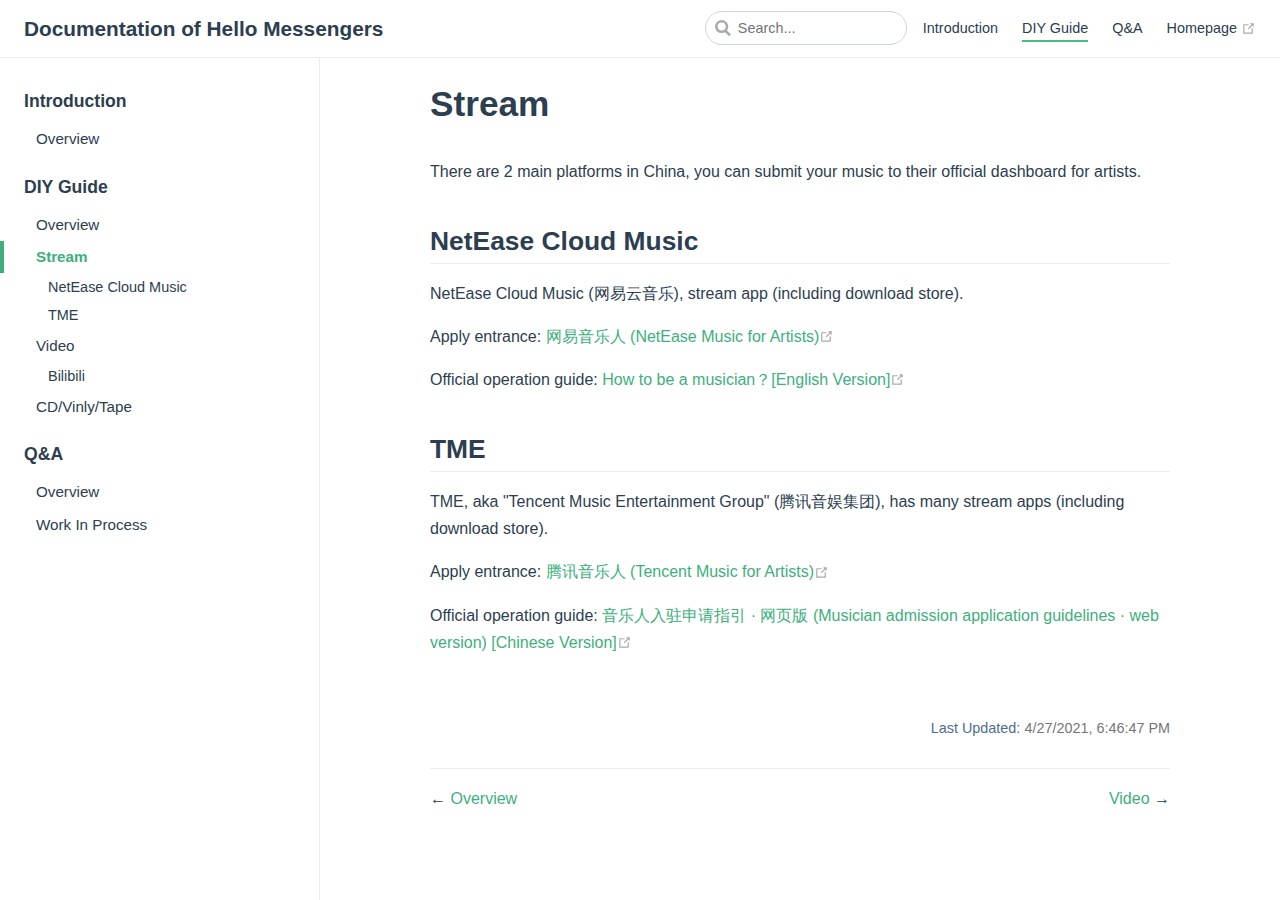
<file: diy-guide/stream.html>
<!DOCTYPE html>
<html lang="en-US">
  <head>
    <meta charset="utf-8">
    <meta name="viewport" content="width=device-width,initial-scale=1">
    <title>Stream | Documentation of Hello Messengers</title>
    <meta name="generator" content="VuePress 1.8.2">
    <link rel="icon" type="image/png" href="https://hellomessengers.com/images/favicon.png">
    <link rel="shortcut icon" href="https://hellomessengers.com/images/favicon.png">
    <meta name="description" content="Documentation of Hello Messengers">
    
    <link rel="preload" href="/assets/css/0.styles.ff80a933.css" as="style"><link rel="preload" href="/assets/js/app.41b10906.js" as="script"><link rel="preload" href="/assets/js/2.7311d5b9.js" as="script"><link rel="preload" href="/assets/js/11.37bcc7db.js" as="script"><link rel="prefetch" href="/assets/js/10.2bdd0f08.js"><link rel="prefetch" href="/assets/js/12.7cd67645.js"><link rel="prefetch" href="/assets/js/13.7f549a30.js"><link rel="prefetch" href="/assets/js/14.5f557c10.js"><link rel="prefetch" href="/assets/js/15.53e75fd7.js"><link rel="prefetch" href="/assets/js/16.15eb3df0.js"><link rel="prefetch" href="/assets/js/3.f1242a72.js"><link rel="prefetch" href="/assets/js/4.2f143f5f.js"><link rel="prefetch" href="/assets/js/5.a23255c4.js"><link rel="prefetch" href="/assets/js/6.3077f795.js"><link rel="prefetch" href="/assets/js/7.4b9ddf6b.js"><link rel="prefetch" href="/assets/js/8.d96872b1.js"><link rel="prefetch" href="/assets/js/9.87ef483e.js">
    <link rel="stylesheet" href="/assets/css/0.styles.ff80a933.css">
  </head>
  <body>
    <div id="app" data-server-rendered="true"><div class="theme-container"><header class="navbar"><div class="sidebar-button"><svg xmlns="http://www.w3.org/2000/svg" aria-hidden="true" role="img" viewBox="0 0 448 512" class="icon"><path fill="currentColor" d="M436 124H12c-6.627 0-12-5.373-12-12V80c0-6.627 5.373-12 12-12h424c6.627 0 12 5.373 12 12v32c0 6.627-5.373 12-12 12zm0 160H12c-6.627 0-12-5.373-12-12v-32c0-6.627 5.373-12 12-12h424c6.627 0 12 5.373 12 12v32c0 6.627-5.373 12-12 12zm0 160H12c-6.627 0-12-5.373-12-12v-32c0-6.627 5.373-12 12-12h424c6.627 0 12 5.373 12 12v32c0 6.627-5.373 12-12 12z"></path></svg></div> <a href="/" class="home-link router-link-active"><!----> <span class="site-name">Documentation of Hello Messengers</span></a> <div class="links"><div class="search-box"><input aria-label="Search" autocomplete="off" spellcheck="false" value=""> <!----></div> <nav class="nav-links can-hide"><div class="nav-item"><a href="/" class="nav-link">
  Introduction
</a></div><div class="nav-item"><a href="/diy-guide/" class="nav-link router-link-active">
  DIY Guide
</a></div><div class="nav-item"><a href="/questions/" class="nav-link">
  Q&amp;A
</a></div><div class="nav-item"><a href="https://hellomessengers.com" target="_blank" rel="noopener noreferrer" class="nav-link external">
  Homepage
  <span><svg xmlns="http://www.w3.org/2000/svg" aria-hidden="true" focusable="false" x="0px" y="0px" viewBox="0 0 100 100" width="15" height="15" class="icon outbound"><path fill="currentColor" d="M18.8,85.1h56l0,0c2.2,0,4-1.8,4-4v-32h-8v28h-48v-48h28v-8h-32l0,0c-2.2,0-4,1.8-4,4v56C14.8,83.3,16.6,85.1,18.8,85.1z"></path> <polygon fill="currentColor" points="45.7,48.7 51.3,54.3 77.2,28.5 77.2,37.2 85.2,37.2 85.2,14.9 62.8,14.9 62.8,22.9 71.5,22.9"></polygon></svg> <span class="sr-only">(opens new window)</span></span></a></div> <!----></nav></div></header> <div class="sidebar-mask"></div> <aside class="sidebar"><nav class="nav-links"><div class="nav-item"><a href="/" class="nav-link">
  Introduction
</a></div><div class="nav-item"><a href="/diy-guide/" class="nav-link router-link-active">
  DIY Guide
</a></div><div class="nav-item"><a href="/questions/" class="nav-link">
  Q&amp;A
</a></div><div class="nav-item"><a href="https://hellomessengers.com" target="_blank" rel="noopener noreferrer" class="nav-link external">
  Homepage
  <span><svg xmlns="http://www.w3.org/2000/svg" aria-hidden="true" focusable="false" x="0px" y="0px" viewBox="0 0 100 100" width="15" height="15" class="icon outbound"><path fill="currentColor" d="M18.8,85.1h56l0,0c2.2,0,4-1.8,4-4v-32h-8v28h-48v-48h28v-8h-32l0,0c-2.2,0-4,1.8-4,4v56C14.8,83.3,16.6,85.1,18.8,85.1z"></path> <polygon fill="currentColor" points="45.7,48.7 51.3,54.3 77.2,28.5 77.2,37.2 85.2,37.2 85.2,14.9 62.8,14.9 62.8,22.9 71.5,22.9"></polygon></svg> <span class="sr-only">(opens new window)</span></span></a></div> <!----></nav>  <ul class="sidebar-links"><li><section class="sidebar-group depth-0"><p class="sidebar-heading"><span>Introduction</span> <!----></p> <ul class="sidebar-links sidebar-group-items"><li><a href="/" aria-current="page" class="sidebar-link">Overview</a></li></ul></section></li><li><section class="sidebar-group depth-0"><p class="sidebar-heading open"><span>DIY Guide</span> <!----></p> <ul class="sidebar-links sidebar-group-items"><li><a href="/diy-guide/" aria-current="page" class="sidebar-link">Overview</a></li><li><a href="/diy-guide/stream.html" aria-current="page" class="active sidebar-link">Stream</a><ul class="sidebar-sub-headers"><li class="sidebar-sub-header"><a href="/diy-guide/stream.html#netease-cloud-music" class="sidebar-link">NetEase Cloud Music</a></li><li class="sidebar-sub-header"><a href="/diy-guide/stream.html#tme" class="sidebar-link">TME</a></li></ul></li><li><a href="/diy-guide/video.html" class="sidebar-link">Video</a><ul class="sidebar-sub-headers"><li class="sidebar-sub-header"><a href="/diy-guide/video.html#bilibili" class="sidebar-link">Bilibili</a></li></ul></li><li><a href="/diy-guide/cd.html" class="sidebar-link">CD/Vinly/Tape</a></li></ul></section></li><li><section class="sidebar-group depth-0"><p class="sidebar-heading"><span>Q&amp;A</span> <!----></p> <ul class="sidebar-links sidebar-group-items"><li><a href="/questions/" class="sidebar-link">Overview</a></li><li><a href="/questions/wip.html" class="sidebar-link">Work In Process</a></li></ul></section></li></ul> </aside> <main class="page"> <div class="theme-default-content content__default"><h1 id="stream"><a href="#stream" class="header-anchor">#</a> Stream</h1> <p>There are 2 main platforms in China, you can submit your music to their official dashboard for artists.</p> <h2 id="netease-cloud-music"><a href="#netease-cloud-music" class="header-anchor">#</a> NetEase Cloud Music</h2> <p>NetEase Cloud Music (网易云音乐), stream app (including download store).</p> <p>Apply entrance: <a href="https://music.163.com/st/musician" target="_blank" rel="noopener noreferrer">网易音乐人 (NetEase Music for Artists)<span><svg xmlns="http://www.w3.org/2000/svg" aria-hidden="true" focusable="false" x="0px" y="0px" viewBox="0 0 100 100" width="15" height="15" class="icon outbound"><path fill="currentColor" d="M18.8,85.1h56l0,0c2.2,0,4-1.8,4-4v-32h-8v28h-48v-48h28v-8h-32l0,0c-2.2,0-4,1.8-4,4v56C14.8,83.3,16.6,85.1,18.8,85.1z"></path> <polygon fill="currentColor" points="45.7,48.7 51.3,54.3 77.2,28.5 77.2,37.2 85.2,37.2 85.2,14.9 62.8,14.9 62.8,22.9 71.5,22.9"></polygon></svg> <span class="sr-only">(opens new window)</span></span></a></p> <p>Official operation guide: <a href="https://music.163.com/#/topic?id=18575148" target="_blank" rel="noopener noreferrer">How to be a musician？[English Version]<span><svg xmlns="http://www.w3.org/2000/svg" aria-hidden="true" focusable="false" x="0px" y="0px" viewBox="0 0 100 100" width="15" height="15" class="icon outbound"><path fill="currentColor" d="M18.8,85.1h56l0,0c2.2,0,4-1.8,4-4v-32h-8v28h-48v-48h28v-8h-32l0,0c-2.2,0-4,1.8-4,4v56C14.8,83.3,16.6,85.1,18.8,85.1z"></path> <polygon fill="currentColor" points="45.7,48.7 51.3,54.3 77.2,28.5 77.2,37.2 85.2,37.2 85.2,14.9 62.8,14.9 62.8,22.9 71.5,22.9"></polygon></svg> <span class="sr-only">(opens new window)</span></span></a></p> <h2 id="tme"><a href="#tme" class="header-anchor">#</a> TME</h2> <p>TME, aka &quot;Tencent Music Entertainment Group&quot; (腾讯音娱集团), has many stream apps (including download store).</p> <p>Apply entrance: <a href="https://y.tencentmusic.com/" target="_blank" rel="noopener noreferrer">腾讯音乐人 (Tencent Music for Artists)<span><svg xmlns="http://www.w3.org/2000/svg" aria-hidden="true" focusable="false" x="0px" y="0px" viewBox="0 0 100 100" width="15" height="15" class="icon outbound"><path fill="currentColor" d="M18.8,85.1h56l0,0c2.2,0,4-1.8,4-4v-32h-8v28h-48v-48h28v-8h-32l0,0c-2.2,0-4,1.8-4,4v56C14.8,83.3,16.6,85.1,18.8,85.1z"></path> <polygon fill="currentColor" points="45.7,48.7 51.3,54.3 77.2,28.5 77.2,37.2 85.2,37.2 85.2,14.9 62.8,14.9 62.8,22.9 71.5,22.9"></polygon></svg> <span class="sr-only">(opens new window)</span></span></a></p> <p>Official operation guide: <a href="https://mp.weixin.qq.com/s/DAMLsGbqSqnr__7sn5_cuA" target="_blank" rel="noopener noreferrer">音乐人入驻申请指引 · 网页版 (Musician admission application guidelines · web version) [Chinese Version]<span><svg xmlns="http://www.w3.org/2000/svg" aria-hidden="true" focusable="false" x="0px" y="0px" viewBox="0 0 100 100" width="15" height="15" class="icon outbound"><path fill="currentColor" d="M18.8,85.1h56l0,0c2.2,0,4-1.8,4-4v-32h-8v28h-48v-48h28v-8h-32l0,0c-2.2,0-4,1.8-4,4v56C14.8,83.3,16.6,85.1,18.8,85.1z"></path> <polygon fill="currentColor" points="45.7,48.7 51.3,54.3 77.2,28.5 77.2,37.2 85.2,37.2 85.2,14.9 62.8,14.9 62.8,22.9 71.5,22.9"></polygon></svg> <span class="sr-only">(opens new window)</span></span></a></p></div> <footer class="page-edit"><!----> <div class="last-updated"><span class="prefix">Last Updated:</span> <span class="time">4/27/2021, 6:46:47 PM</span></div></footer> <div class="page-nav"><p class="inner"><span class="prev">
      ←
      <a href="/diy-guide/" class="prev router-link-active">
        Overview
      </a></span> <span class="next"><a href="/diy-guide/video.html">
        Video
      </a>
      →
    </span></p></div> </main></div><div class="global-ui"></div></div>
    <script src="/assets/js/app.41b10906.js" defer></script><script src="/assets/js/2.7311d5b9.js" defer></script><script src="/assets/js/11.37bcc7db.js" defer></script>
  </body>
</html>
</file>
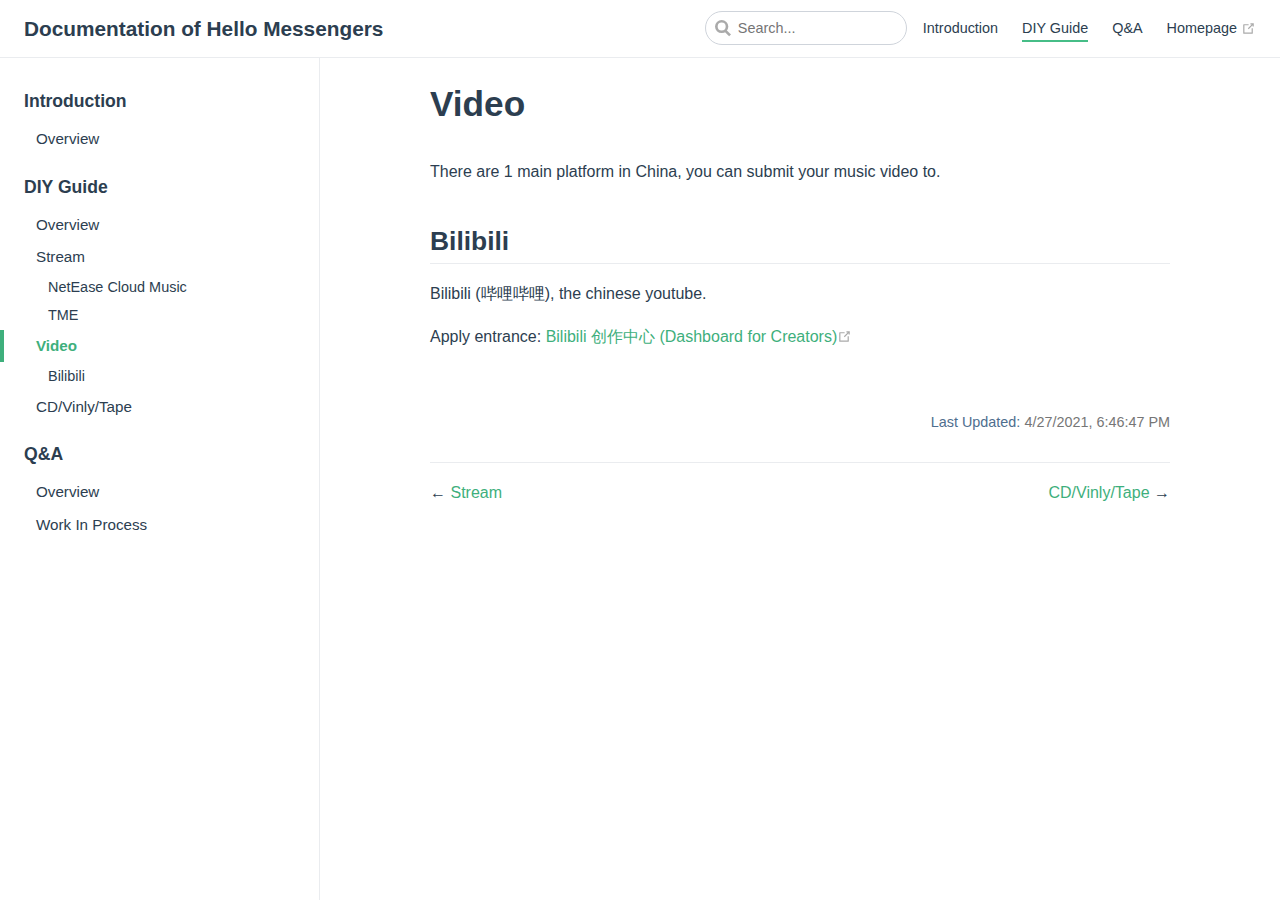
<file: diy-guide/video.html>
<!DOCTYPE html>
<html lang="en-US">
  <head>
    <meta charset="utf-8">
    <meta name="viewport" content="width=device-width,initial-scale=1">
    <title>Video | Documentation of Hello Messengers</title>
    <meta name="generator" content="VuePress 1.8.2">
    <link rel="icon" type="image/png" href="https://hellomessengers.com/images/favicon.png">
    <link rel="shortcut icon" href="https://hellomessengers.com/images/favicon.png">
    <meta name="description" content="Documentation of Hello Messengers">
    
    <link rel="preload" href="/assets/css/0.styles.ff80a933.css" as="style"><link rel="preload" href="/assets/js/app.41b10906.js" as="script"><link rel="preload" href="/assets/js/2.7311d5b9.js" as="script"><link rel="preload" href="/assets/js/12.7cd67645.js" as="script"><link rel="prefetch" href="/assets/js/10.2bdd0f08.js"><link rel="prefetch" href="/assets/js/11.37bcc7db.js"><link rel="prefetch" href="/assets/js/13.7f549a30.js"><link rel="prefetch" href="/assets/js/14.5f557c10.js"><link rel="prefetch" href="/assets/js/15.53e75fd7.js"><link rel="prefetch" href="/assets/js/16.15eb3df0.js"><link rel="prefetch" href="/assets/js/3.f1242a72.js"><link rel="prefetch" href="/assets/js/4.2f143f5f.js"><link rel="prefetch" href="/assets/js/5.a23255c4.js"><link rel="prefetch" href="/assets/js/6.3077f795.js"><link rel="prefetch" href="/assets/js/7.4b9ddf6b.js"><link rel="prefetch" href="/assets/js/8.d96872b1.js"><link rel="prefetch" href="/assets/js/9.87ef483e.js">
    <link rel="stylesheet" href="/assets/css/0.styles.ff80a933.css">
  </head>
  <body>
    <div id="app" data-server-rendered="true"><div class="theme-container"><header class="navbar"><div class="sidebar-button"><svg xmlns="http://www.w3.org/2000/svg" aria-hidden="true" role="img" viewBox="0 0 448 512" class="icon"><path fill="currentColor" d="M436 124H12c-6.627 0-12-5.373-12-12V80c0-6.627 5.373-12 12-12h424c6.627 0 12 5.373 12 12v32c0 6.627-5.373 12-12 12zm0 160H12c-6.627 0-12-5.373-12-12v-32c0-6.627 5.373-12 12-12h424c6.627 0 12 5.373 12 12v32c0 6.627-5.373 12-12 12zm0 160H12c-6.627 0-12-5.373-12-12v-32c0-6.627 5.373-12 12-12h424c6.627 0 12 5.373 12 12v32c0 6.627-5.373 12-12 12z"></path></svg></div> <a href="/" class="home-link router-link-active"><!----> <span class="site-name">Documentation of Hello Messengers</span></a> <div class="links"><div class="search-box"><input aria-label="Search" autocomplete="off" spellcheck="false" value=""> <!----></div> <nav class="nav-links can-hide"><div class="nav-item"><a href="/" class="nav-link">
  Introduction
</a></div><div class="nav-item"><a href="/diy-guide/" class="nav-link router-link-active">
  DIY Guide
</a></div><div class="nav-item"><a href="/questions/" class="nav-link">
  Q&amp;A
</a></div><div class="nav-item"><a href="https://hellomessengers.com" target="_blank" rel="noopener noreferrer" class="nav-link external">
  Homepage
  <span><svg xmlns="http://www.w3.org/2000/svg" aria-hidden="true" focusable="false" x="0px" y="0px" viewBox="0 0 100 100" width="15" height="15" class="icon outbound"><path fill="currentColor" d="M18.8,85.1h56l0,0c2.2,0,4-1.8,4-4v-32h-8v28h-48v-48h28v-8h-32l0,0c-2.2,0-4,1.8-4,4v56C14.8,83.3,16.6,85.1,18.8,85.1z"></path> <polygon fill="currentColor" points="45.7,48.7 51.3,54.3 77.2,28.5 77.2,37.2 85.2,37.2 85.2,14.9 62.8,14.9 62.8,22.9 71.5,22.9"></polygon></svg> <span class="sr-only">(opens new window)</span></span></a></div> <!----></nav></div></header> <div class="sidebar-mask"></div> <aside class="sidebar"><nav class="nav-links"><div class="nav-item"><a href="/" class="nav-link">
  Introduction
</a></div><div class="nav-item"><a href="/diy-guide/" class="nav-link router-link-active">
  DIY Guide
</a></div><div class="nav-item"><a href="/questions/" class="nav-link">
  Q&amp;A
</a></div><div class="nav-item"><a href="https://hellomessengers.com" target="_blank" rel="noopener noreferrer" class="nav-link external">
  Homepage
  <span><svg xmlns="http://www.w3.org/2000/svg" aria-hidden="true" focusable="false" x="0px" y="0px" viewBox="0 0 100 100" width="15" height="15" class="icon outbound"><path fill="currentColor" d="M18.8,85.1h56l0,0c2.2,0,4-1.8,4-4v-32h-8v28h-48v-48h28v-8h-32l0,0c-2.2,0-4,1.8-4,4v56C14.8,83.3,16.6,85.1,18.8,85.1z"></path> <polygon fill="currentColor" points="45.7,48.7 51.3,54.3 77.2,28.5 77.2,37.2 85.2,37.2 85.2,14.9 62.8,14.9 62.8,22.9 71.5,22.9"></polygon></svg> <span class="sr-only">(opens new window)</span></span></a></div> <!----></nav>  <ul class="sidebar-links"><li><section class="sidebar-group depth-0"><p class="sidebar-heading"><span>Introduction</span> <!----></p> <ul class="sidebar-links sidebar-group-items"><li><a href="/" aria-current="page" class="sidebar-link">Overview</a></li></ul></section></li><li><section class="sidebar-group depth-0"><p class="sidebar-heading open"><span>DIY Guide</span> <!----></p> <ul class="sidebar-links sidebar-group-items"><li><a href="/diy-guide/" aria-current="page" class="sidebar-link">Overview</a></li><li><a href="/diy-guide/stream.html" class="sidebar-link">Stream</a><ul class="sidebar-sub-headers"><li class="sidebar-sub-header"><a href="/diy-guide/stream.html#netease-cloud-music" class="sidebar-link">NetEase Cloud Music</a></li><li class="sidebar-sub-header"><a href="/diy-guide/stream.html#tme" class="sidebar-link">TME</a></li></ul></li><li><a href="/diy-guide/video.html" aria-current="page" class="active sidebar-link">Video</a><ul class="sidebar-sub-headers"><li class="sidebar-sub-header"><a href="/diy-guide/video.html#bilibili" class="sidebar-link">Bilibili</a></li></ul></li><li><a href="/diy-guide/cd.html" class="sidebar-link">CD/Vinly/Tape</a></li></ul></section></li><li><section class="sidebar-group depth-0"><p class="sidebar-heading"><span>Q&amp;A</span> <!----></p> <ul class="sidebar-links sidebar-group-items"><li><a href="/questions/" class="sidebar-link">Overview</a></li><li><a href="/questions/wip.html" class="sidebar-link">Work In Process</a></li></ul></section></li></ul> </aside> <main class="page"> <div class="theme-default-content content__default"><h1 id="video"><a href="#video" class="header-anchor">#</a> Video</h1> <p>There are 1 main platform in China, you can submit your music video to.</p> <h2 id="bilibili"><a href="#bilibili" class="header-anchor">#</a> Bilibili</h2> <p>Bilibili (哔哩哔哩), the chinese youtube.</p> <p>Apply entrance: <a href="https://member.bilibili.com/platform/home" target="_blank" rel="noopener noreferrer">Bilibili 创作中心 (Dashboard for Creators)<span><svg xmlns="http://www.w3.org/2000/svg" aria-hidden="true" focusable="false" x="0px" y="0px" viewBox="0 0 100 100" width="15" height="15" class="icon outbound"><path fill="currentColor" d="M18.8,85.1h56l0,0c2.2,0,4-1.8,4-4v-32h-8v28h-48v-48h28v-8h-32l0,0c-2.2,0-4,1.8-4,4v56C14.8,83.3,16.6,85.1,18.8,85.1z"></path> <polygon fill="currentColor" points="45.7,48.7 51.3,54.3 77.2,28.5 77.2,37.2 85.2,37.2 85.2,14.9 62.8,14.9 62.8,22.9 71.5,22.9"></polygon></svg> <span class="sr-only">(opens new window)</span></span></a></p></div> <footer class="page-edit"><!----> <div class="last-updated"><span class="prefix">Last Updated:</span> <span class="time">4/27/2021, 6:46:47 PM</span></div></footer> <div class="page-nav"><p class="inner"><span class="prev">
      ←
      <a href="/diy-guide/stream.html" class="prev">
        Stream
      </a></span> <span class="next"><a href="/diy-guide/cd.html">
        CD/Vinly/Tape
      </a>
      →
    </span></p></div> </main></div><div class="global-ui"></div></div>
    <script src="/assets/js/app.41b10906.js" defer></script><script src="/assets/js/2.7311d5b9.js" defer></script><script src="/assets/js/12.7cd67645.js" defer></script>
  </body>
</html>
</file>
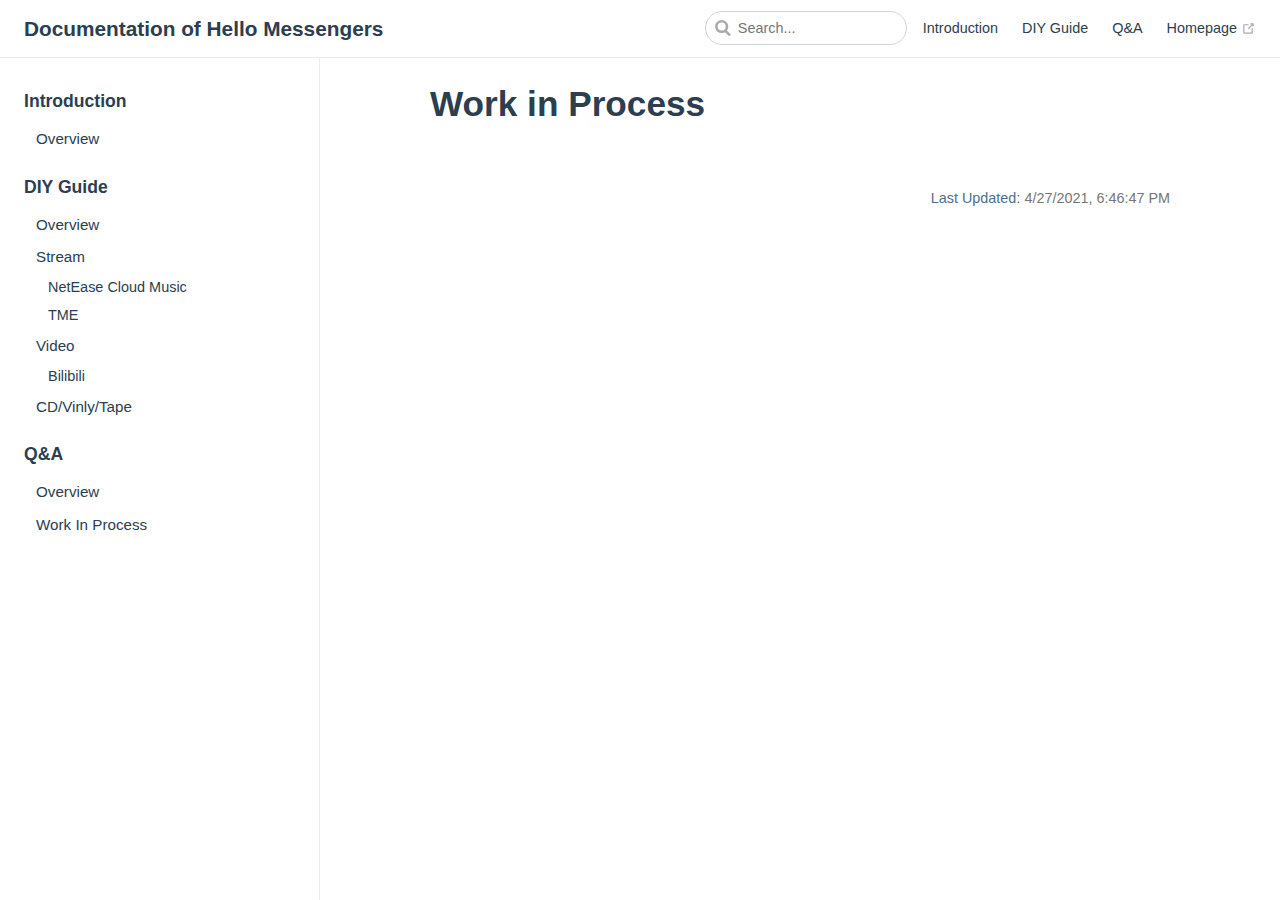
<file: guide/wip.html>
<!DOCTYPE html>
<html lang="en-US">
  <head>
    <meta charset="utf-8">
    <meta name="viewport" content="width=device-width,initial-scale=1">
    <title>Work in Process | Documentation of Hello Messengers</title>
    <meta name="generator" content="VuePress 1.8.2">
    <link rel="icon" type="image/png" href="https://hellomessengers.com/images/favicon.png">
    <link rel="shortcut icon" href="https://hellomessengers.com/images/favicon.png">
    <meta name="description" content="Documentation of Hello Messengers">
    
    <link rel="preload" href="/assets/css/0.styles.ff80a933.css" as="style"><link rel="preload" href="/assets/js/app.41b10906.js" as="script"><link rel="preload" href="/assets/js/2.7311d5b9.js" as="script"><link rel="preload" href="/assets/js/14.5f557c10.js" as="script"><link rel="prefetch" href="/assets/js/10.2bdd0f08.js"><link rel="prefetch" href="/assets/js/11.37bcc7db.js"><link rel="prefetch" href="/assets/js/12.7cd67645.js"><link rel="prefetch" href="/assets/js/13.7f549a30.js"><link rel="prefetch" href="/assets/js/15.53e75fd7.js"><link rel="prefetch" href="/assets/js/16.15eb3df0.js"><link rel="prefetch" href="/assets/js/3.f1242a72.js"><link rel="prefetch" href="/assets/js/4.2f143f5f.js"><link rel="prefetch" href="/assets/js/5.a23255c4.js"><link rel="prefetch" href="/assets/js/6.3077f795.js"><link rel="prefetch" href="/assets/js/7.4b9ddf6b.js"><link rel="prefetch" href="/assets/js/8.d96872b1.js"><link rel="prefetch" href="/assets/js/9.87ef483e.js">
    <link rel="stylesheet" href="/assets/css/0.styles.ff80a933.css">
  </head>
  <body>
    <div id="app" data-server-rendered="true"><div class="theme-container"><header class="navbar"><div class="sidebar-button"><svg xmlns="http://www.w3.org/2000/svg" aria-hidden="true" role="img" viewBox="0 0 448 512" class="icon"><path fill="currentColor" d="M436 124H12c-6.627 0-12-5.373-12-12V80c0-6.627 5.373-12 12-12h424c6.627 0 12 5.373 12 12v32c0 6.627-5.373 12-12 12zm0 160H12c-6.627 0-12-5.373-12-12v-32c0-6.627 5.373-12 12-12h424c6.627 0 12 5.373 12 12v32c0 6.627-5.373 12-12 12zm0 160H12c-6.627 0-12-5.373-12-12v-32c0-6.627 5.373-12 12-12h424c6.627 0 12 5.373 12 12v32c0 6.627-5.373 12-12 12z"></path></svg></div> <a href="/" class="home-link router-link-active"><!----> <span class="site-name">Documentation of Hello Messengers</span></a> <div class="links"><div class="search-box"><input aria-label="Search" autocomplete="off" spellcheck="false" value=""> <!----></div> <nav class="nav-links can-hide"><div class="nav-item"><a href="/" class="nav-link">
  Introduction
</a></div><div class="nav-item"><a href="/diy-guide/" class="nav-link">
  DIY Guide
</a></div><div class="nav-item"><a href="/questions/" class="nav-link">
  Q&amp;A
</a></div><div class="nav-item"><a href="https://hellomessengers.com" target="_blank" rel="noopener noreferrer" class="nav-link external">
  Homepage
  <span><svg xmlns="http://www.w3.org/2000/svg" aria-hidden="true" focusable="false" x="0px" y="0px" viewBox="0 0 100 100" width="15" height="15" class="icon outbound"><path fill="currentColor" d="M18.8,85.1h56l0,0c2.2,0,4-1.8,4-4v-32h-8v28h-48v-48h28v-8h-32l0,0c-2.2,0-4,1.8-4,4v56C14.8,83.3,16.6,85.1,18.8,85.1z"></path> <polygon fill="currentColor" points="45.7,48.7 51.3,54.3 77.2,28.5 77.2,37.2 85.2,37.2 85.2,14.9 62.8,14.9 62.8,22.9 71.5,22.9"></polygon></svg> <span class="sr-only">(opens new window)</span></span></a></div> <!----></nav></div></header> <div class="sidebar-mask"></div> <aside class="sidebar"><nav class="nav-links"><div class="nav-item"><a href="/" class="nav-link">
  Introduction
</a></div><div class="nav-item"><a href="/diy-guide/" class="nav-link">
  DIY Guide
</a></div><div class="nav-item"><a href="/questions/" class="nav-link">
  Q&amp;A
</a></div><div class="nav-item"><a href="https://hellomessengers.com" target="_blank" rel="noopener noreferrer" class="nav-link external">
  Homepage
  <span><svg xmlns="http://www.w3.org/2000/svg" aria-hidden="true" focusable="false" x="0px" y="0px" viewBox="0 0 100 100" width="15" height="15" class="icon outbound"><path fill="currentColor" d="M18.8,85.1h56l0,0c2.2,0,4-1.8,4-4v-32h-8v28h-48v-48h28v-8h-32l0,0c-2.2,0-4,1.8-4,4v56C14.8,83.3,16.6,85.1,18.8,85.1z"></path> <polygon fill="currentColor" points="45.7,48.7 51.3,54.3 77.2,28.5 77.2,37.2 85.2,37.2 85.2,14.9 62.8,14.9 62.8,22.9 71.5,22.9"></polygon></svg> <span class="sr-only">(opens new window)</span></span></a></div> <!----></nav>  <ul class="sidebar-links"><li><section class="sidebar-group depth-0"><p class="sidebar-heading open"><span>Introduction</span> <!----></p> <ul class="sidebar-links sidebar-group-items"><li><a href="/" aria-current="page" class="sidebar-link">Overview</a></li></ul></section></li><li><section class="sidebar-group depth-0"><p class="sidebar-heading"><span>DIY Guide</span> <!----></p> <ul class="sidebar-links sidebar-group-items"><li><a href="/diy-guide/" class="sidebar-link">Overview</a></li><li><a href="/diy-guide/stream.html" class="sidebar-link">Stream</a><ul class="sidebar-sub-headers"><li class="sidebar-sub-header"><a href="/diy-guide/stream.html#netease-cloud-music" class="sidebar-link">NetEase Cloud Music</a></li><li class="sidebar-sub-header"><a href="/diy-guide/stream.html#tme" class="sidebar-link">TME</a></li></ul></li><li><a href="/diy-guide/video.html" class="sidebar-link">Video</a><ul class="sidebar-sub-headers"><li class="sidebar-sub-header"><a href="/diy-guide/video.html#bilibili" class="sidebar-link">Bilibili</a></li></ul></li><li><a href="/diy-guide/cd.html" class="sidebar-link">CD/Vinly/Tape</a></li></ul></section></li><li><section class="sidebar-group depth-0"><p class="sidebar-heading"><span>Q&amp;A</span> <!----></p> <ul class="sidebar-links sidebar-group-items"><li><a href="/questions/" class="sidebar-link">Overview</a></li><li><a href="/questions/wip.html" class="sidebar-link">Work In Process</a></li></ul></section></li></ul> </aside> <main class="page"> <div class="theme-default-content content__default"><h1 id="work-in-process"><a href="#work-in-process" class="header-anchor">#</a> Work in Process</h1></div> <footer class="page-edit"><!----> <div class="last-updated"><span class="prefix">Last Updated:</span> <span class="time">4/27/2021, 6:46:47 PM</span></div></footer> <!----> </main></div><div class="global-ui"></div></div>
    <script src="/assets/js/app.41b10906.js" defer></script><script src="/assets/js/2.7311d5b9.js" defer></script><script src="/assets/js/14.5f557c10.js" defer></script>
  </body>
</html>
</file>
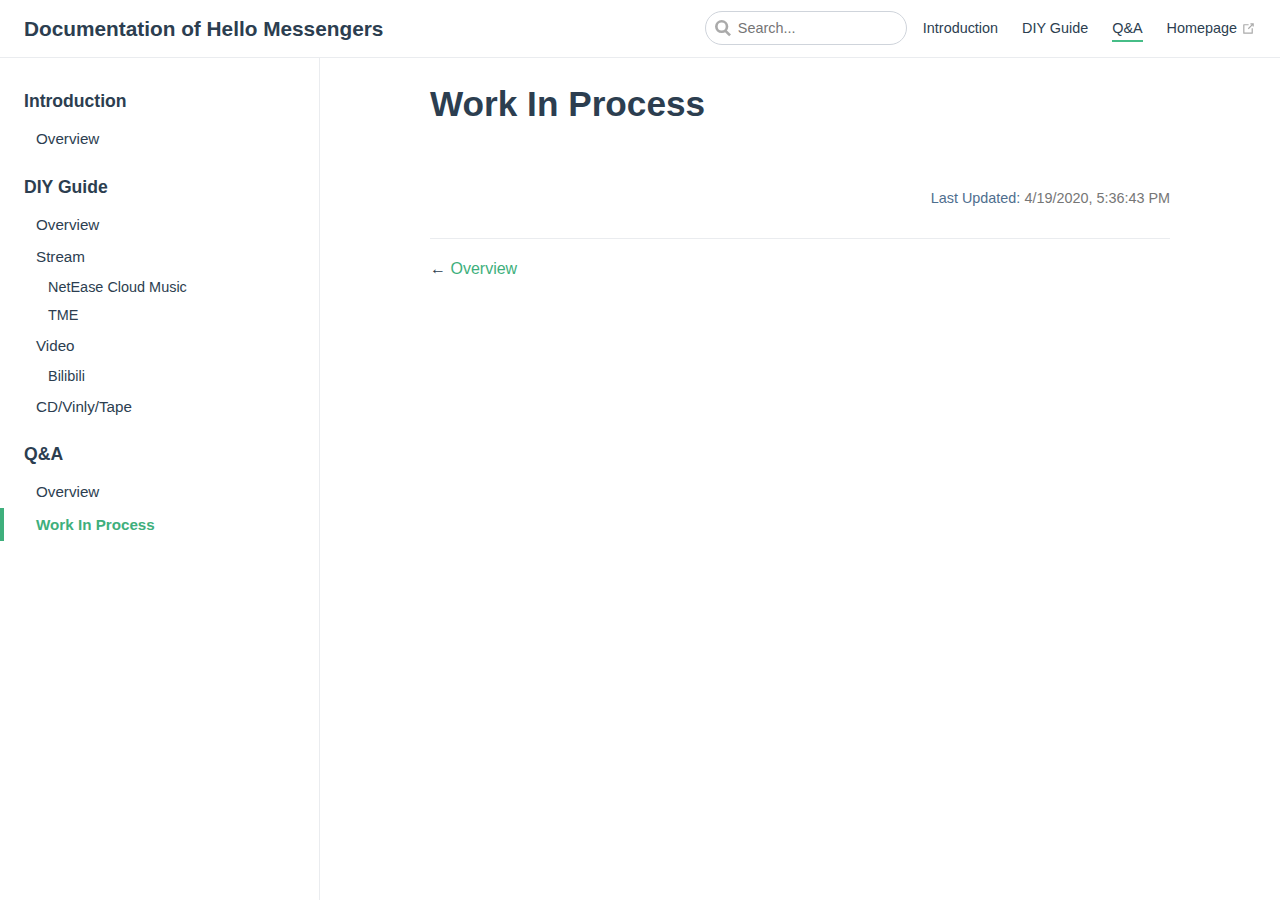
<file: questions/wip.html>
<!DOCTYPE html>
<html lang="en-US">
  <head>
    <meta charset="utf-8">
    <meta name="viewport" content="width=device-width,initial-scale=1">
    <title>Work In Process | Documentation of Hello Messengers</title>
    <meta name="generator" content="VuePress 1.8.2">
    <link rel="icon" type="image/png" href="https://hellomessengers.com/images/favicon.png">
    <link rel="shortcut icon" href="https://hellomessengers.com/images/favicon.png">
    <meta name="description" content="Documentation of Hello Messengers">
    
    <link rel="preload" href="/assets/css/0.styles.ff80a933.css" as="style"><link rel="preload" href="/assets/js/app.41b10906.js" as="script"><link rel="preload" href="/assets/js/2.7311d5b9.js" as="script"><link rel="preload" href="/assets/js/16.15eb3df0.js" as="script"><link rel="prefetch" href="/assets/js/10.2bdd0f08.js"><link rel="prefetch" href="/assets/js/11.37bcc7db.js"><link rel="prefetch" href="/assets/js/12.7cd67645.js"><link rel="prefetch" href="/assets/js/13.7f549a30.js"><link rel="prefetch" href="/assets/js/14.5f557c10.js"><link rel="prefetch" href="/assets/js/15.53e75fd7.js"><link rel="prefetch" href="/assets/js/3.f1242a72.js"><link rel="prefetch" href="/assets/js/4.2f143f5f.js"><link rel="prefetch" href="/assets/js/5.a23255c4.js"><link rel="prefetch" href="/assets/js/6.3077f795.js"><link rel="prefetch" href="/assets/js/7.4b9ddf6b.js"><link rel="prefetch" href="/assets/js/8.d96872b1.js"><link rel="prefetch" href="/assets/js/9.87ef483e.js">
    <link rel="stylesheet" href="/assets/css/0.styles.ff80a933.css">
  </head>
  <body>
    <div id="app" data-server-rendered="true"><div class="theme-container"><header class="navbar"><div class="sidebar-button"><svg xmlns="http://www.w3.org/2000/svg" aria-hidden="true" role="img" viewBox="0 0 448 512" class="icon"><path fill="currentColor" d="M436 124H12c-6.627 0-12-5.373-12-12V80c0-6.627 5.373-12 12-12h424c6.627 0 12 5.373 12 12v32c0 6.627-5.373 12-12 12zm0 160H12c-6.627 0-12-5.373-12-12v-32c0-6.627 5.373-12 12-12h424c6.627 0 12 5.373 12 12v32c0 6.627-5.373 12-12 12zm0 160H12c-6.627 0-12-5.373-12-12v-32c0-6.627 5.373-12 12-12h424c6.627 0 12 5.373 12 12v32c0 6.627-5.373 12-12 12z"></path></svg></div> <a href="/" class="home-link router-link-active"><!----> <span class="site-name">Documentation of Hello Messengers</span></a> <div class="links"><div class="search-box"><input aria-label="Search" autocomplete="off" spellcheck="false" value=""> <!----></div> <nav class="nav-links can-hide"><div class="nav-item"><a href="/" class="nav-link">
  Introduction
</a></div><div class="nav-item"><a href="/diy-guide/" class="nav-link">
  DIY Guide
</a></div><div class="nav-item"><a href="/questions/" class="nav-link router-link-active">
  Q&amp;A
</a></div><div class="nav-item"><a href="https://hellomessengers.com" target="_blank" rel="noopener noreferrer" class="nav-link external">
  Homepage
  <span><svg xmlns="http://www.w3.org/2000/svg" aria-hidden="true" focusable="false" x="0px" y="0px" viewBox="0 0 100 100" width="15" height="15" class="icon outbound"><path fill="currentColor" d="M18.8,85.1h56l0,0c2.2,0,4-1.8,4-4v-32h-8v28h-48v-48h28v-8h-32l0,0c-2.2,0-4,1.8-4,4v56C14.8,83.3,16.6,85.1,18.8,85.1z"></path> <polygon fill="currentColor" points="45.7,48.7 51.3,54.3 77.2,28.5 77.2,37.2 85.2,37.2 85.2,14.9 62.8,14.9 62.8,22.9 71.5,22.9"></polygon></svg> <span class="sr-only">(opens new window)</span></span></a></div> <!----></nav></div></header> <div class="sidebar-mask"></div> <aside class="sidebar"><nav class="nav-links"><div class="nav-item"><a href="/" class="nav-link">
  Introduction
</a></div><div class="nav-item"><a href="/diy-guide/" class="nav-link">
  DIY Guide
</a></div><div class="nav-item"><a href="/questions/" class="nav-link router-link-active">
  Q&amp;A
</a></div><div class="nav-item"><a href="https://hellomessengers.com" target="_blank" rel="noopener noreferrer" class="nav-link external">
  Homepage
  <span><svg xmlns="http://www.w3.org/2000/svg" aria-hidden="true" focusable="false" x="0px" y="0px" viewBox="0 0 100 100" width="15" height="15" class="icon outbound"><path fill="currentColor" d="M18.8,85.1h56l0,0c2.2,0,4-1.8,4-4v-32h-8v28h-48v-48h28v-8h-32l0,0c-2.2,0-4,1.8-4,4v56C14.8,83.3,16.6,85.1,18.8,85.1z"></path> <polygon fill="currentColor" points="45.7,48.7 51.3,54.3 77.2,28.5 77.2,37.2 85.2,37.2 85.2,14.9 62.8,14.9 62.8,22.9 71.5,22.9"></polygon></svg> <span class="sr-only">(opens new window)</span></span></a></div> <!----></nav>  <ul class="sidebar-links"><li><section class="sidebar-group depth-0"><p class="sidebar-heading"><span>Introduction</span> <!----></p> <ul class="sidebar-links sidebar-group-items"><li><a href="/" aria-current="page" class="sidebar-link">Overview</a></li></ul></section></li><li><section class="sidebar-group depth-0"><p class="sidebar-heading"><span>DIY Guide</span> <!----></p> <ul class="sidebar-links sidebar-group-items"><li><a href="/diy-guide/" class="sidebar-link">Overview</a></li><li><a href="/diy-guide/stream.html" class="sidebar-link">Stream</a><ul class="sidebar-sub-headers"><li class="sidebar-sub-header"><a href="/diy-guide/stream.html#netease-cloud-music" class="sidebar-link">NetEase Cloud Music</a></li><li class="sidebar-sub-header"><a href="/diy-guide/stream.html#tme" class="sidebar-link">TME</a></li></ul></li><li><a href="/diy-guide/video.html" class="sidebar-link">Video</a><ul class="sidebar-sub-headers"><li class="sidebar-sub-header"><a href="/diy-guide/video.html#bilibili" class="sidebar-link">Bilibili</a></li></ul></li><li><a href="/diy-guide/cd.html" class="sidebar-link">CD/Vinly/Tape</a></li></ul></section></li><li><section class="sidebar-group depth-0"><p class="sidebar-heading open"><span>Q&amp;A</span> <!----></p> <ul class="sidebar-links sidebar-group-items"><li><a href="/questions/" aria-current="page" class="sidebar-link">Overview</a></li><li><a href="/questions/wip.html" aria-current="page" class="active sidebar-link">Work In Process</a></li></ul></section></li></ul> </aside> <main class="page"> <div class="theme-default-content content__default"><h1 id="work-in-process"><a href="#work-in-process" class="header-anchor">#</a> Work In Process</h1></div> <footer class="page-edit"><!----> <div class="last-updated"><span class="prefix">Last Updated:</span> <span class="time">4/19/2020, 5:36:43 PM</span></div></footer> <div class="page-nav"><p class="inner"><span class="prev">
      ←
      <a href="/questions/" class="prev router-link-active">
        Overview
      </a></span> <!----></p></div> </main></div><div class="global-ui"></div></div>
    <script src="/assets/js/app.41b10906.js" defer></script><script src="/assets/js/2.7311d5b9.js" defer></script><script src="/assets/js/16.15eb3df0.js" defer></script>
  </body>
</html>
</file>
<file: assets/css/0.styles.ff80a933.css>
code[class*=language-],pre[class*=language-]{color:#ccc;background:none;font-family:Consolas,Monaco,Andale Mono,Ubuntu Mono,monospace;font-size:1em;text-align:left;white-space:pre;word-spacing:normal;word-break:normal;word-wrap:normal;line-height:1.5;-moz-tab-size:4;-o-tab-size:4;tab-size:4;-webkit-hyphens:none;-ms-hyphens:none;hyphens:none}pre[class*=language-]{padding:1em;margin:.5em 0;overflow:auto}:not(pre)>code[class*=language-],pre[class*=language-]{background:#2d2d2d}:not(pre)>code[class*=language-]{padding:.1em;border-radius:.3em;white-space:normal}.token.block-comment,.token.cdata,.token.comment,.token.doctype,.token.prolog{color:#999}.token.punctuation{color:#ccc}.token.attr-name,.token.deleted,.token.namespace,.token.tag{color:#e2777a}.token.function-name{color:#6196cc}.token.boolean,.token.function,.token.number{color:#f08d49}.token.class-name,.token.constant,.token.property,.token.symbol{color:#f8c555}.token.atrule,.token.builtin,.token.important,.token.keyword,.token.selector{color:#cc99cd}.token.attr-value,.token.char,.token.regex,.token.string,.token.variable{color:#7ec699}.token.entity,.token.operator,.token.url{color:#67cdcc}.token.bold,.token.important{font-weight:700}.token.italic{font-style:italic}.token.entity{cursor:help}.token.inserted{color:green}.theme-default-content code{color:#476582;padding:.25rem .5rem;margin:0;font-size:.85em;background-color:rgba(27,31,35,.05);border-radius:3px}.theme-default-content code .token.deleted{color:#ec5975}.theme-default-content code .token.inserted{color:#3eaf7c}.theme-default-content pre,.theme-default-content pre[class*=language-]{line-height:1.4;padding:1.25rem 1.5rem;margin:.85rem 0;background-color:#282c34;border-radius:6px;overflow:auto}.theme-default-content pre[class*=language-] code,.theme-default-content pre code{color:#fff;padding:0;background-color:transparent;border-radius:0}div[class*=language-]{position:relative;background-color:#282c34;border-radius:6px}div[class*=language-] .highlight-lines{-webkit-user-select:none;user-select:none;padding-top:1.3rem;position:absolute;top:0;left:0;width:100%;line-height:1.4}div[class*=language-] .highlight-lines .highlighted{background-color:rgba(0,0,0,.66)}div[class*=language-] pre,div[class*=language-] pre[class*=language-]{background:transparent;position:relative;z-index:1}div[class*=language-]:before{position:absolute;z-index:3;top:.8em;right:1em;font-size:.75rem;color:hsla(0,0%,100%,.4)}div[class*=language-]:not(.line-numbers-mode) .line-numbers-wrapper{display:none}div[class*=language-].line-numbers-mode .highlight-lines .highlighted{position:relative}div[class*=language-].line-numbers-mode .highlight-lines .highlighted:before{content:" ";position:absolute;z-index:3;left:0;top:0;display:block;width:3.5rem;height:100%;background-color:rgba(0,0,0,.66)}div[class*=language-].line-numbers-mode pre{padding-left:4.5rem;vertical-align:middle}div[class*=language-].line-numbers-mode .line-numbers-wrapper{position:absolute;top:0;width:3.5rem;text-align:center;color:hsla(0,0%,100%,.3);padding:1.25rem 0;line-height:1.4}div[class*=language-].line-numbers-mode .line-numbers-wrapper br{-webkit-user-select:none;user-select:none}div[class*=language-].line-numbers-mode .line-numbers-wrapper .line-number{position:relative;z-index:4;-webkit-user-select:none;user-select:none;font-size:.85em}div[class*=language-].line-numbers-mode:after{content:"";position:absolute;z-index:2;top:0;left:0;width:3.5rem;height:100%;border-radius:6px 0 0 6px;border-right:1px solid rgba(0,0,0,.66);background-color:#282c34}div[class~=language-js]:before{content:"js"}div[class~=language-ts]:before{content:"ts"}div[class~=language-html]:before{content:"html"}div[class~=language-md]:before{content:"md"}div[class~=language-vue]:before{content:"vue"}div[class~=language-css]:before{content:"css"}div[class~=language-sass]:before{content:"sass"}div[class~=language-scss]:before{content:"scss"}div[class~=language-less]:before{content:"less"}div[class~=language-stylus]:before{content:"stylus"}div[class~=language-go]:before{content:"go"}div[class~=language-java]:before{content:"java"}div[class~=language-c]:before{content:"c"}div[class~=language-sh]:before{content:"sh"}div[class~=language-yaml]:before{content:"yaml"}div[class~=language-py]:before{content:"py"}div[class~=language-docker]:before{content:"docker"}div[class~=language-dockerfile]:before{content:"dockerfile"}div[class~=language-makefile]:before{content:"makefile"}div[class~=language-javascript]:before{content:"js"}div[class~=language-typescript]:before{content:"ts"}div[class~=language-markup]:before{content:"html"}div[class~=language-markdown]:before{content:"md"}div[class~=language-json]:before{content:"json"}div[class~=language-ruby]:before{content:"rb"}div[class~=language-python]:before{content:"py"}div[class~=language-bash]:before{content:"sh"}div[class~=language-php]:before{content:"php"}.custom-block .custom-block-title{font-weight:600;margin-bottom:-.4rem}.custom-block.danger,.custom-block.tip,.custom-block.warning{padding:.1rem 1.5rem;border-left-width:.5rem;border-left-style:solid;margin:1rem 0}.custom-block.tip{background-color:#f3f5f7;border-color:#42b983}.custom-block.warning{background-color:rgba(255,229,100,.3);border-color:#e7c000;color:#6b5900}.custom-block.warning .custom-block-title{color:#b29400}.custom-block.warning a{color:#2c3e50}.custom-block.danger{background-color:#ffe6e6;border-color:#c00;color:#4d0000}.custom-block.danger .custom-block-title{color:#900}.custom-block.danger a{color:#2c3e50}.custom-block.details{display:block;position:relative;border-radius:2px;margin:1.6em 0;padding:1.6em;background-color:#eee}.custom-block.details h4{margin-top:0}.custom-block.details figure:last-child,.custom-block.details p:last-child{margin-bottom:0;padding-bottom:0}.custom-block.details summary{outline:none;cursor:pointer}.arrow{display:inline-block;width:0;height:0}.arrow.up{border-bottom:6px solid #ccc}.arrow.down,.arrow.up{border-left:4px solid transparent;border-right:4px solid transparent}.arrow.down{border-top:6px solid #ccc}.arrow.right{border-left:6px solid #ccc}.arrow.left,.arrow.right{border-top:4px solid transparent;border-bottom:4px solid transparent}.arrow.left{border-right:6px solid #ccc}.theme-default-content:not(.custom){max-width:740px;margin:0 auto;padding:2rem 2.5rem}@media (max-width:959px){.theme-default-content:not(.custom){padding:2rem}}@media (max-width:419px){.theme-default-content:not(.custom){padding:1.5rem}}.table-of-contents .badge{vertical-align:middle}body,html{padding:0;margin:0;background-color:#fff}body{font-family:-apple-system,BlinkMacSystemFont,Segoe UI,Roboto,Oxygen,Ubuntu,Cantarell,Fira Sans,Droid Sans,Helvetica Neue,sans-serif;-webkit-font-smoothing:antialiased;-moz-osx-font-smoothing:grayscale;font-size:16px;color:#2c3e50}.page{padding-left:20rem}.navbar{z-index:20;right:0;height:3.6rem;background-color:#fff;box-sizing:border-box;border-bottom:1px solid #eaecef}.navbar,.sidebar-mask{position:fixed;top:0;left:0}.sidebar-mask{z-index:9;width:100vw;height:100vh;display:none}.sidebar{font-size:16px;background-color:#fff;width:20rem;position:fixed;z-index:10;margin:0;top:3.6rem;left:0;bottom:0;box-sizing:border-box;border-right:1px solid #eaecef;overflow-y:auto}.theme-default-content:not(.custom)>:first-child{margin-top:3.6rem}.theme-default-content:not(.custom) a:hover{text-decoration:underline}.theme-default-content:not(.custom) p.demo{padding:1rem 1.5rem;border:1px solid #ddd;border-radius:4px}.theme-default-content:not(.custom) img{max-width:100%}.theme-default-content.custom{padding:0;margin:0}.theme-default-content.custom img{max-width:100%}a{font-weight:500;text-decoration:none}a,p a code{color:#3eaf7c}p a code{font-weight:400}kbd{background:#eee;border:.15rem solid #ddd;border-bottom:.25rem solid #ddd;border-radius:.15rem;padding:0 .15em}blockquote{font-size:1rem;color:#999;border-left:.2rem solid #dfe2e5;margin:1rem 0;padding:.25rem 0 .25rem 1rem}blockquote>p{margin:0}ol,ul{padding-left:1.2em}strong{font-weight:600}h1,h2,h3,h4,h5,h6{font-weight:600;line-height:1.25}.theme-default-content:not(.custom)>h1,.theme-default-content:not(.custom)>h2,.theme-default-content:not(.custom)>h3,.theme-default-content:not(.custom)>h4,.theme-default-content:not(.custom)>h5,.theme-default-content:not(.custom)>h6{margin-top:-3.1rem;padding-top:4.6rem;margin-bottom:0}.theme-default-content:not(.custom)>h1:first-child,.theme-default-content:not(.custom)>h2:first-child,.theme-default-content:not(.custom)>h3:first-child,.theme-default-content:not(.custom)>h4:first-child,.theme-default-content:not(.custom)>h5:first-child,.theme-default-content:not(.custom)>h6:first-child{margin-top:-1.5rem;margin-bottom:1rem}.theme-default-content:not(.custom)>h1:first-child+.custom-block,.theme-default-content:not(.custom)>h1:first-child+p,.theme-default-content:not(.custom)>h1:first-child+pre,.theme-default-content:not(.custom)>h2:first-child+.custom-block,.theme-default-content:not(.custom)>h2:first-child+p,.theme-default-content:not(.custom)>h2:first-child+pre,.theme-default-content:not(.custom)>h3:first-child+.custom-block,.theme-default-content:not(.custom)>h3:first-child+p,.theme-default-content:not(.custom)>h3:first-child+pre,.theme-default-content:not(.custom)>h4:first-child+.custom-block,.theme-default-content:not(.custom)>h4:first-child+p,.theme-default-content:not(.custom)>h4:first-child+pre,.theme-default-content:not(.custom)>h5:first-child+.custom-block,.theme-default-content:not(.custom)>h5:first-child+p,.theme-default-content:not(.custom)>h5:first-child+pre,.theme-default-content:not(.custom)>h6:first-child+.custom-block,.theme-default-content:not(.custom)>h6:first-child+p,.theme-default-content:not(.custom)>h6:first-child+pre{margin-top:2rem}h1:focus .header-anchor,h1:hover .header-anchor,h2:focus .header-anchor,h2:hover .header-anchor,h3:focus .header-anchor,h3:hover .header-anchor,h4:focus .header-anchor,h4:hover .header-anchor,h5:focus .header-anchor,h5:hover .header-anchor,h6:focus .header-anchor,h6:hover .header-anchor{opacity:1}h1{font-size:2.2rem}h2{font-size:1.65rem;padding-bottom:.3rem;border-bottom:1px solid #eaecef}h3{font-size:1.35rem}a.header-anchor{font-size:.85em;float:left;margin-left:-.87em;padding-right:.23em;margin-top:.125em;opacity:0}a.header-anchor:focus,a.header-anchor:hover{text-decoration:none}.line-number,code,kbd{font-family:source-code-pro,Menlo,Monaco,Consolas,Courier New,monospace}ol,p,ul{line-height:1.7}hr{border:0;border-top:1px solid #eaecef}table{border-collapse:collapse;margin:1rem 0;display:block;overflow-x:auto}tr{border-top:1px solid #dfe2e5}tr:nth-child(2n){background-color:#f6f8fa}td,th{border:1px solid #dfe2e5;padding:.6em 1em}.theme-container.sidebar-open .sidebar-mask{display:block}.theme-container.no-navbar .theme-default-content:not(.custom)>h1,.theme-container.no-navbar h2,.theme-container.no-navbar h3,.theme-container.no-navbar h4,.theme-container.no-navbar h5,.theme-container.no-navbar h6{margin-top:1.5rem;padding-top:0}.theme-container.no-navbar .sidebar{top:0}@media (min-width:720px){.theme-container.no-sidebar .sidebar{display:none}.theme-container.no-sidebar .page{padding-left:0}}@media (max-width:959px){.sidebar{font-size:15px;width:16.4rem}.page{padding-left:16.4rem}}@media (max-width:719px){.sidebar{top:0;padding-top:3.6rem;transform:translateX(-100%);transition:transform .2s ease}.page{padding-left:0}.theme-container.sidebar-open .sidebar{transform:translateX(0)}.theme-container.no-navbar .sidebar{padding-top:0}}@media (max-width:419px){h1{font-size:1.9rem}.theme-default-content div[class*=language-]{margin:.85rem -1.5rem;border-radius:0}}#nprogress{pointer-events:none}#nprogress .bar{background:#3eaf7c;position:fixed;z-index:1031;top:0;left:0;width:100%;height:2px}#nprogress .peg{display:block;position:absolute;right:0;width:100px;height:100%;box-shadow:0 0 10px #3eaf7c,0 0 5px #3eaf7c;opacity:1;transform:rotate(3deg) translateY(-4px)}#nprogress .spinner{display:block;position:fixed;z-index:1031;top:15px;right:15px}#nprogress .spinner-icon{width:18px;height:18px;box-sizing:border-box;border-color:#3eaf7c transparent transparent #3eaf7c;border-style:solid;border-width:2px;border-radius:50%;-webkit-animation:nprogress-spinner .4s linear infinite;animation:nprogress-spinner .4s linear infinite}.nprogress-custom-parent{overflow:hidden;position:relative}.nprogress-custom-parent #nprogress .bar,.nprogress-custom-parent #nprogress .spinner{position:absolute}@-webkit-keyframes nprogress-spinner{0%{transform:rotate(0deg)}to{transform:rotate(1turn)}}@keyframes nprogress-spinner{0%{transform:rotate(0deg)}to{transform:rotate(1turn)}}.icon.outbound{color:#aaa;display:inline-block;vertical-align:middle;position:relative;top:-1px}.sr-only{position:absolute;width:1px;height:1px;padding:0;margin:-1px;overflow:hidden;clip:rect(0,0,0,0);white-space:nowrap;border-width:0}.home{padding:3.6rem 2rem 0;max-width:960px;margin:0 auto;display:block}.home .hero{text-align:center}.home .hero img{max-width:100%;max-height:280px;display:block;margin:3rem auto 1.5rem}.home .hero h1{font-size:3rem}.home .hero .action,.home .hero .description,.home .hero h1{margin:1.8rem auto}.home .hero .description{max-width:35rem;font-size:1.6rem;line-height:1.3;color:#6a8bad}.home .hero .action-button{display:inline-block;font-size:1.2rem;color:#fff;background-color:#3eaf7c;padding:.8rem 1.6rem;border-radius:4px;transition:background-color .1s ease;box-sizing:border-box;border-bottom:1px solid #389d70}.home .hero .action-button:hover{background-color:#4abf8a}.home .features{border-top:1px solid #eaecef;padding:1.2rem 0;margin-top:2.5rem;display:flex;flex-wrap:wrap;align-items:flex-start;align-content:stretch;justify-content:space-between}.home .feature{flex-grow:1;flex-basis:30%;max-width:30%}.home .feature h2{font-size:1.4rem;font-weight:500;border-bottom:none;padding-bottom:0;color:#3a5169}.home .feature p{color:#4e6e8e}.home .footer{padding:2.5rem;border-top:1px solid #eaecef;text-align:center;color:#4e6e8e}@media (max-width:719px){.home .features{flex-direction:column}.home .feature{max-width:100%;padding:0 2.5rem}}@media (max-width:419px){.home{padding-left:1.5rem;padding-right:1.5rem}.home .hero img{max-height:210px;margin:2rem auto 1.2rem}.home .hero h1{font-size:2rem}.home .hero .action,.home .hero .description,.home .hero h1{margin:1.2rem auto}.home .hero .description{font-size:1.2rem}.home .hero .action-button{font-size:1rem;padding:.6rem 1.2rem}.home .feature h2{font-size:1.25rem}}.search-box{display:inline-block;position:relative;margin-right:1rem}.search-box input{cursor:text;width:10rem;height:2rem;color:#4e6e8e;display:inline-block;border:1px solid #cfd4db;border-radius:2rem;font-size:.9rem;line-height:2rem;padding:0 .5rem 0 2rem;outline:none;transition:all .2s ease;background:#fff url(/assets/img/search.83621669.svg) .6rem .5rem no-repeat;background-size:1rem}.search-box input:focus{cursor:auto;border-color:#3eaf7c}.search-box .suggestions{background:#fff;width:20rem;position:absolute;top:2rem;border:1px solid #cfd4db;border-radius:6px;padding:.4rem;list-style-type:none}.search-box .suggestions.align-right{right:0}.search-box .suggestion{line-height:1.4;padding:.4rem .6rem;border-radius:4px;cursor:pointer}.search-box .suggestion a{white-space:normal;color:#5d82a6}.search-box .suggestion a .page-title{font-weight:600}.search-box .suggestion a .header{font-size:.9em;margin-left:.25em}.search-box .suggestion.focused{background-color:#f3f4f5}.search-box .suggestion.focused a{color:#3eaf7c}@media (max-width:959px){.search-box input{cursor:pointer;width:0;border-color:transparent;position:relative}.search-box input:focus{cursor:text;left:0;width:10rem}}@media (-ms-high-contrast:none){.search-box input{height:2rem}}@media (max-width:959px) and (min-width:719px){.search-box .suggestions{left:0}}@media (max-width:719px){.search-box{margin-right:0}.search-box input{left:1rem}.search-box .suggestions{right:0}}@media (max-width:419px){.search-box .suggestions{width:calc(100vw - 4rem)}.search-box input:focus{width:8rem}}.sidebar-button{cursor:pointer;display:none;width:1.25rem;height:1.25rem;position:absolute;padding:.6rem;top:.6rem;left:1rem}.sidebar-button .icon{display:block;width:1.25rem;height:1.25rem}@media (max-width:719px){.sidebar-button{display:block}}.dropdown-enter,.dropdown-leave-to{height:0!important}.dropdown-wrapper{cursor:pointer}.dropdown-wrapper .dropdown-title,.dropdown-wrapper .mobile-dropdown-title{display:block;font-size:.9rem;font-family:inherit;cursor:inherit;padding:inherit;line-height:1.4rem;background:transparent;border:none;font-weight:500;color:#2c3e50}.dropdown-wrapper .dropdown-title:hover,.dropdown-wrapper .mobile-dropdown-title:hover{border-color:transparent}.dropdown-wrapper .dropdown-title .arrow,.dropdown-wrapper .mobile-dropdown-title .arrow{vertical-align:middle;margin-top:-1px;margin-left:.4rem}.dropdown-wrapper .mobile-dropdown-title{display:none;font-weight:600}.dropdown-wrapper .mobile-dropdown-title font-size inherit:hover{color:#3eaf7c}.dropdown-wrapper .nav-dropdown .dropdown-item{color:inherit;line-height:1.7rem}.dropdown-wrapper .nav-dropdown .dropdown-item h4{margin:.45rem 0 0;border-top:1px solid #eee;padding:1rem 1.5rem .45rem 1.25rem}.dropdown-wrapper .nav-dropdown .dropdown-item .dropdown-subitem-wrapper{padding:0;list-style:none}.dropdown-wrapper .nav-dropdown .dropdown-item .dropdown-subitem-wrapper .dropdown-subitem{font-size:.9em}.dropdown-wrapper .nav-dropdown .dropdown-item a{display:block;line-height:1.7rem;position:relative;border-bottom:none;font-weight:400;margin-bottom:0;padding:0 1.5rem 0 1.25rem}.dropdown-wrapper .nav-dropdown .dropdown-item a.router-link-active,.dropdown-wrapper .nav-dropdown .dropdown-item a:hover{color:#3eaf7c}.dropdown-wrapper .nav-dropdown .dropdown-item a.router-link-active:after{content:"";width:0;height:0;border-left:5px solid #3eaf7c;border-top:3px solid transparent;border-bottom:3px solid transparent;position:absolute;top:calc(50% - 2px);left:9px}.dropdown-wrapper .nav-dropdown .dropdown-item:first-child h4{margin-top:0;padding-top:0;border-top:0}@media (max-width:719px){.dropdown-wrapper.open .dropdown-title{margin-bottom:.5rem}.dropdown-wrapper .dropdown-title{display:none}.dropdown-wrapper .mobile-dropdown-title{display:block}.dropdown-wrapper .nav-dropdown{transition:height .1s ease-out;overflow:hidden}.dropdown-wrapper .nav-dropdown .dropdown-item h4{border-top:0;margin-top:0;padding-top:0}.dropdown-wrapper .nav-dropdown .dropdown-item>a,.dropdown-wrapper .nav-dropdown .dropdown-item h4{font-size:15px;line-height:2rem}.dropdown-wrapper .nav-dropdown .dropdown-item .dropdown-subitem{font-size:14px;padding-left:1rem}}@media (min-width:719px){.dropdown-wrapper{height:1.8rem}.dropdown-wrapper.open .nav-dropdown,.dropdown-wrapper:hover .nav-dropdown{display:block!important}.dropdown-wrapper.open:blur{display:none}.dropdown-wrapper .nav-dropdown{display:none;height:auto!important;box-sizing:border-box;max-height:calc(100vh - 2.7rem);overflow-y:auto;position:absolute;top:100%;right:0;background-color:#fff;padding:.6rem 0;border:1px solid;border-color:#ddd #ddd #ccc;text-align:left;border-radius:.25rem;white-space:nowrap;margin:0}}.nav-links{display:inline-block}.nav-links a{line-height:1.4rem;color:inherit}.nav-links a.router-link-active,.nav-links a:hover{color:#3eaf7c}.nav-links .nav-item{position:relative;display:inline-block;margin-left:1.5rem;line-height:2rem}.nav-links .nav-item:first-child{margin-left:0}.nav-links .repo-link{margin-left:1.5rem}@media (max-width:719px){.nav-links .nav-item,.nav-links .repo-link{margin-left:0}}@media (min-width:719px){.nav-links a.router-link-active,.nav-links a:hover{color:#2c3e50}.nav-item>a:not(.external).router-link-active,.nav-item>a:not(.external):hover{margin-bottom:-2px;border-bottom:2px solid #46bd87}}.navbar{padding:.7rem 1.5rem;line-height:2.2rem}.navbar a,.navbar img,.navbar span{display:inline-block}.navbar .logo{height:2.2rem;min-width:2.2rem;margin-right:.8rem;vertical-align:top}.navbar .site-name{font-size:1.3rem;font-weight:600;color:#2c3e50;position:relative}.navbar .links{padding-left:1.5rem;box-sizing:border-box;background-color:#fff;white-space:nowrap;font-size:.9rem;position:absolute;right:1.5rem;top:.7rem;display:flex}.navbar .links .search-box{flex:0 0 auto;vertical-align:top}@media (max-width:719px){.navbar{padding-left:4rem}.navbar .can-hide{display:none}.navbar .links{padding-left:1.5rem}.navbar .site-name{width:calc(100vw - 9.4rem);overflow:hidden;white-space:nowrap;text-overflow:ellipsis}}.page-edit{max-width:740px;margin:0 auto;padding:2rem 2.5rem}@media (max-width:959px){.page-edit{padding:2rem}}@media (max-width:419px){.page-edit{padding:1.5rem}}.page-edit{padding-top:1rem;padding-bottom:1rem;overflow:auto}.page-edit .edit-link{display:inline-block}.page-edit .edit-link a{color:#4e6e8e;margin-right:.25rem}.page-edit .last-updated{float:right;font-size:.9em}.page-edit .last-updated .prefix{font-weight:500;color:#4e6e8e}.page-edit .last-updated .time{font-weight:400;color:#767676}@media (max-width:719px){.page-edit .edit-link{margin-bottom:.5rem}.page-edit .last-updated{font-size:.8em;float:none;text-align:left}}.page-nav{max-width:740px;margin:0 auto;padding:2rem 2.5rem}@media (max-width:959px){.page-nav{padding:2rem}}@media (max-width:419px){.page-nav{padding:1.5rem}}.page-nav{padding-top:1rem;padding-bottom:0}.page-nav .inner{min-height:2rem;margin-top:0;border-top:1px solid #eaecef;padding-top:1rem;overflow:auto}.page-nav .next{float:right}.page{padding-bottom:2rem;display:block}.sidebar-group .sidebar-group{padding-left:.5em}.sidebar-group:not(.collapsable) .sidebar-heading:not(.clickable){cursor:auto;color:inherit}.sidebar-group.is-sub-group{padding-left:0}.sidebar-group.is-sub-group>.sidebar-heading{font-size:.95em;line-height:1.4;font-weight:400;padding-left:2rem}.sidebar-group.is-sub-group>.sidebar-heading:not(.clickable){opacity:.5}.sidebar-group.is-sub-group>.sidebar-group-items{padding-left:1rem}.sidebar-group.is-sub-group>.sidebar-group-items>li>.sidebar-link{font-size:.95em;border-left:none}.sidebar-group.depth-2>.sidebar-heading{border-left:none}.sidebar-heading{color:#2c3e50;transition:color .15s ease;cursor:pointer;font-size:1.1em;font-weight:700;padding:.35rem 1.5rem .35rem 1.25rem;width:100%;box-sizing:border-box;margin:0;border-left:.25rem solid transparent}.sidebar-heading.open,.sidebar-heading:hover{color:inherit}.sidebar-heading .arrow{position:relative;top:-.12em;left:.5em}.sidebar-heading.clickable.active{font-weight:600;color:#3eaf7c;border-left-color:#3eaf7c}.sidebar-heading.clickable:hover{color:#3eaf7c}.sidebar-group-items{transition:height .1s ease-out;font-size:.95em;overflow:hidden}.sidebar .sidebar-sub-headers{padding-left:1rem;font-size:.95em}a.sidebar-link{font-size:1em;font-weight:400;display:inline-block;color:#2c3e50;border-left:.25rem solid transparent;padding:.35rem 1rem .35rem 1.25rem;line-height:1.4;width:100%;box-sizing:border-box}a.sidebar-link:hover{color:#3eaf7c}a.sidebar-link.active{font-weight:600;color:#3eaf7c;border-left-color:#3eaf7c}.sidebar-group a.sidebar-link{padding-left:2rem}.sidebar-sub-headers a.sidebar-link{padding-top:.25rem;padding-bottom:.25rem;border-left:none}.sidebar-sub-headers a.sidebar-link.active{font-weight:500}.sidebar ul{padding:0;margin:0;list-style-type:none}.sidebar a{display:inline-block}.sidebar .nav-links{display:none;border-bottom:1px solid #eaecef;padding:.5rem 0 .75rem}.sidebar .nav-links a{font-weight:600}.sidebar .nav-links .nav-item,.sidebar .nav-links .repo-link{display:block;line-height:1.25rem;font-size:1.1em;padding:.5rem 0 .5rem 1.5rem}.sidebar>.sidebar-links{padding:1.5rem 0}.sidebar>.sidebar-links>li>a.sidebar-link{font-size:1.1em;line-height:1.7;font-weight:700}.sidebar>.sidebar-links>li:not(:first-child){margin-top:.75rem}@media (max-width:719px){.sidebar .nav-links{display:block}.sidebar .nav-links .dropdown-wrapper .nav-dropdown .dropdown-item a.router-link-active:after{top:calc(1rem - 2px)}.sidebar>.sidebar-links{padding:1rem 0}}.badge[data-v-5a9bfb7f]{display:inline-block;font-size:14px;height:18px;line-height:18px;border-radius:3px;padding:0 6px;color:#fff}.badge.green[data-v-5a9bfb7f],.badge.tip[data-v-5a9bfb7f],.badge[data-v-5a9bfb7f]{background-color:#42b983}.badge.error[data-v-5a9bfb7f]{background-color:#da5961}.badge.warn[data-v-5a9bfb7f],.badge.warning[data-v-5a9bfb7f],.badge.yellow[data-v-5a9bfb7f]{background-color:#e7c000}.badge+.badge[data-v-5a9bfb7f]{margin-left:5px}.theme-code-group__nav[data-v-edfa0666]{margin-bottom:-35px;background-color:#282c34;padding-bottom:22px;border-top-left-radius:6px;border-top-right-radius:6px;padding-left:10px;padding-top:10px}.theme-code-group__ul[data-v-edfa0666]{margin:auto 0;padding-left:0;display:inline-flex;list-style:none}.theme-code-group__nav-tab[data-v-edfa0666]{border:0;padding:5px;cursor:pointer;background-color:transparent;font-size:.85em;line-height:1.4;color:hsla(0,0%,100%,.9);font-weight:600}.theme-code-group__nav-tab-active[data-v-edfa0666]{border-bottom:1px solid #42b983}.pre-blank[data-v-edfa0666]{color:#42b983}.theme-code-block[data-v-29ff5560]{display:none}.theme-code-block__active[data-v-29ff5560]{display:block}.theme-code-block>pre[data-v-29ff5560]{background-color:orange}
</file>
